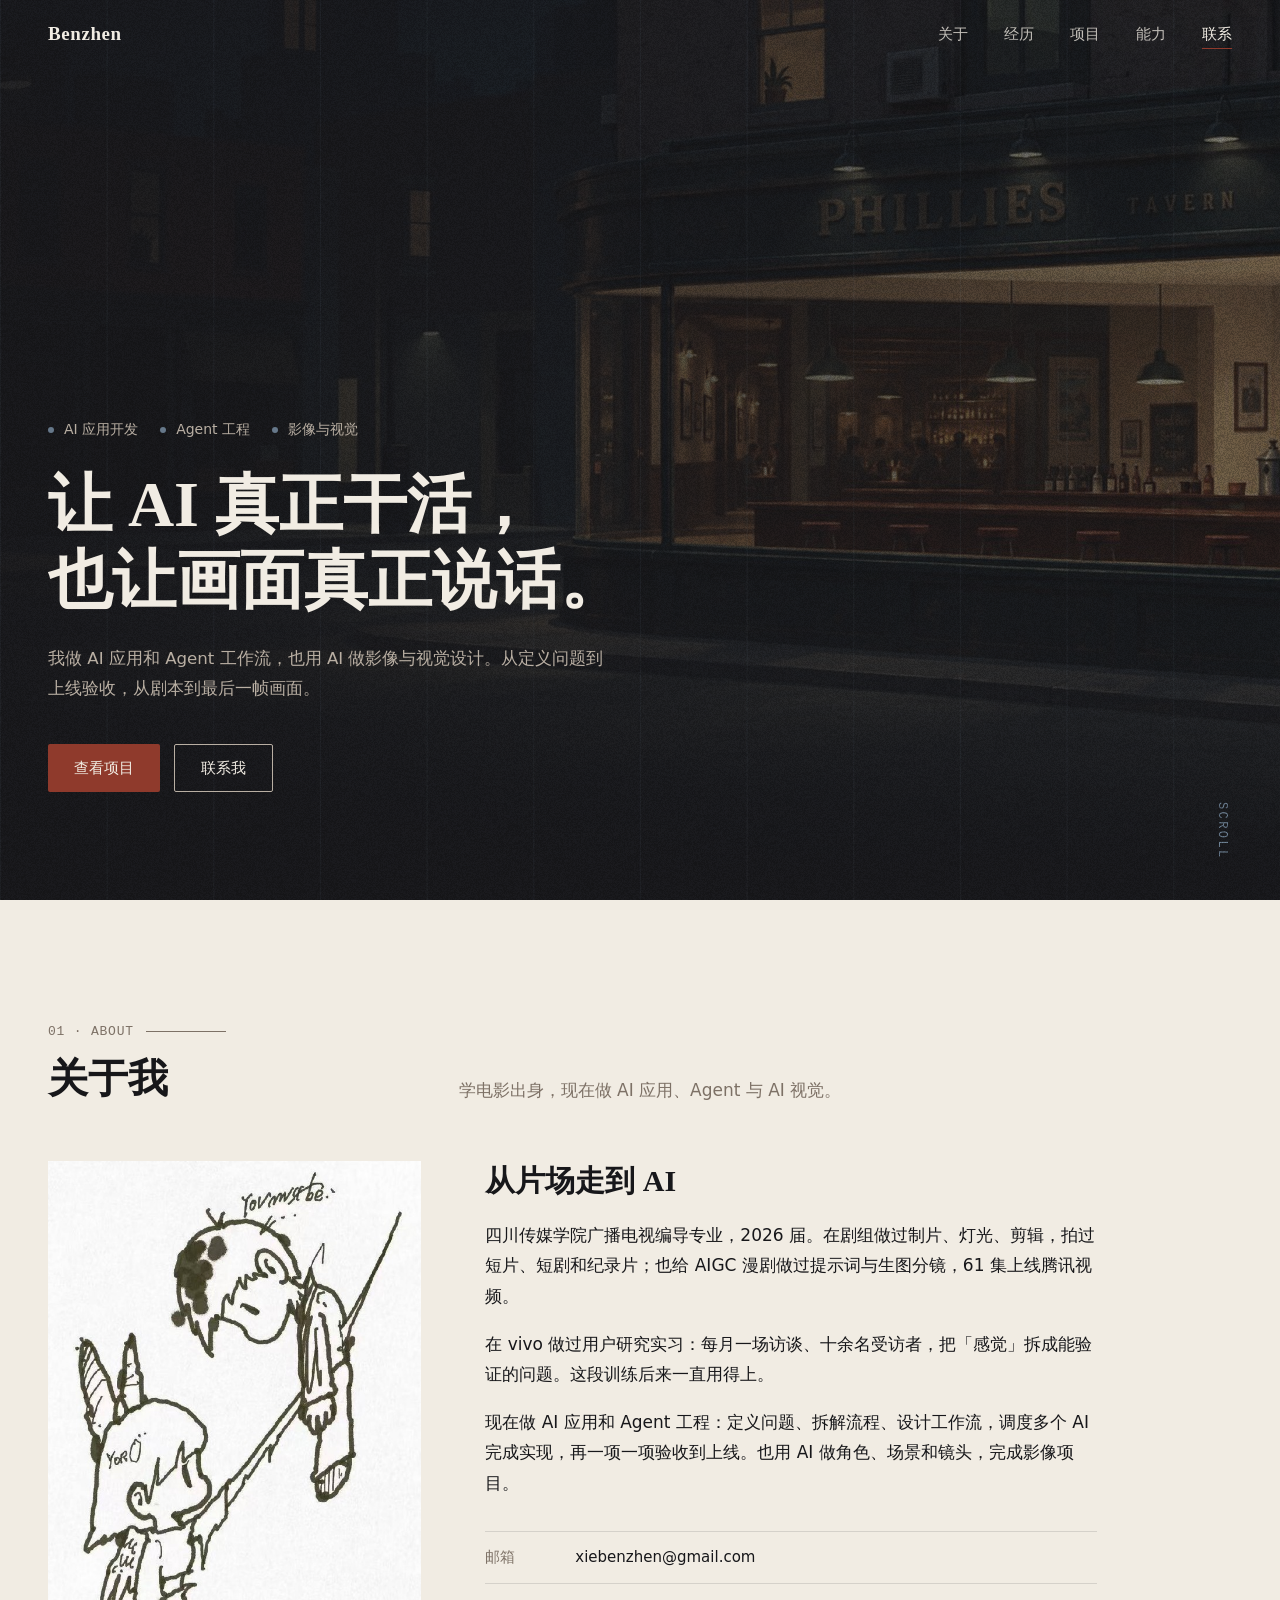
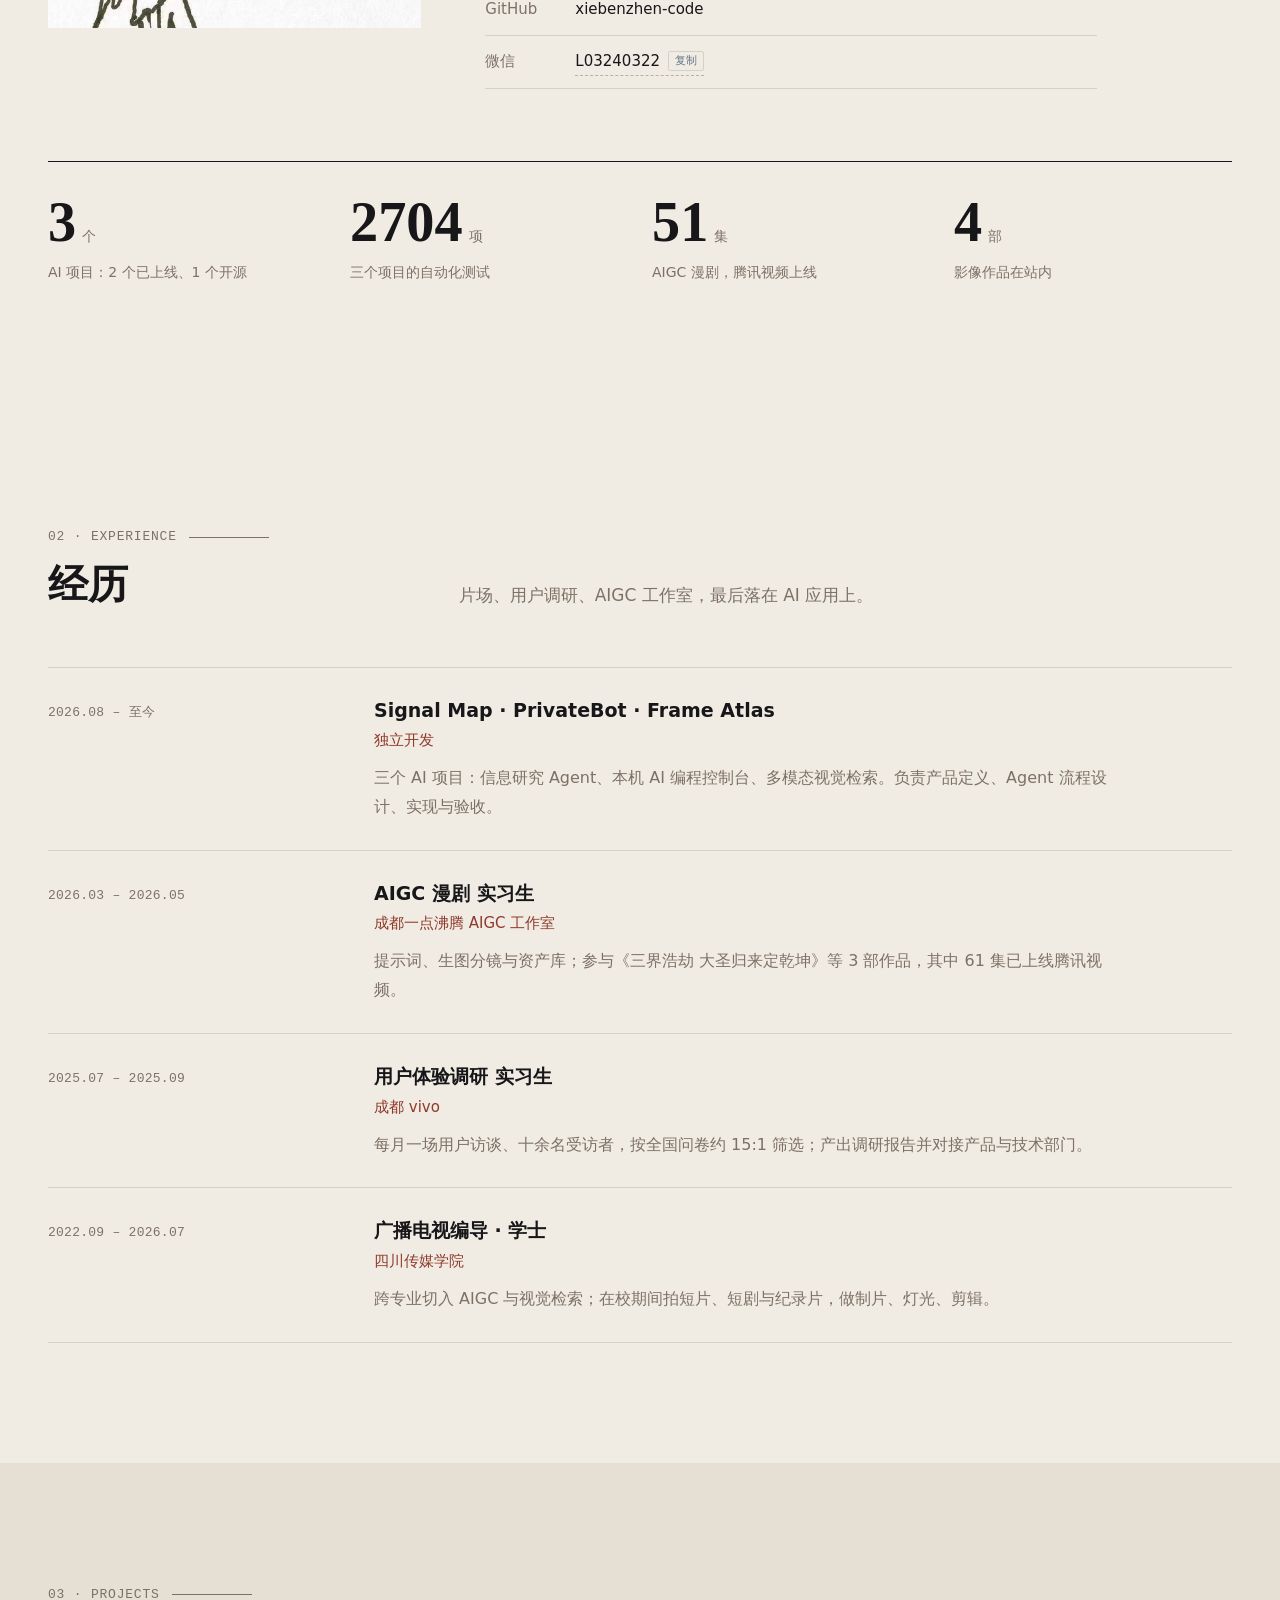
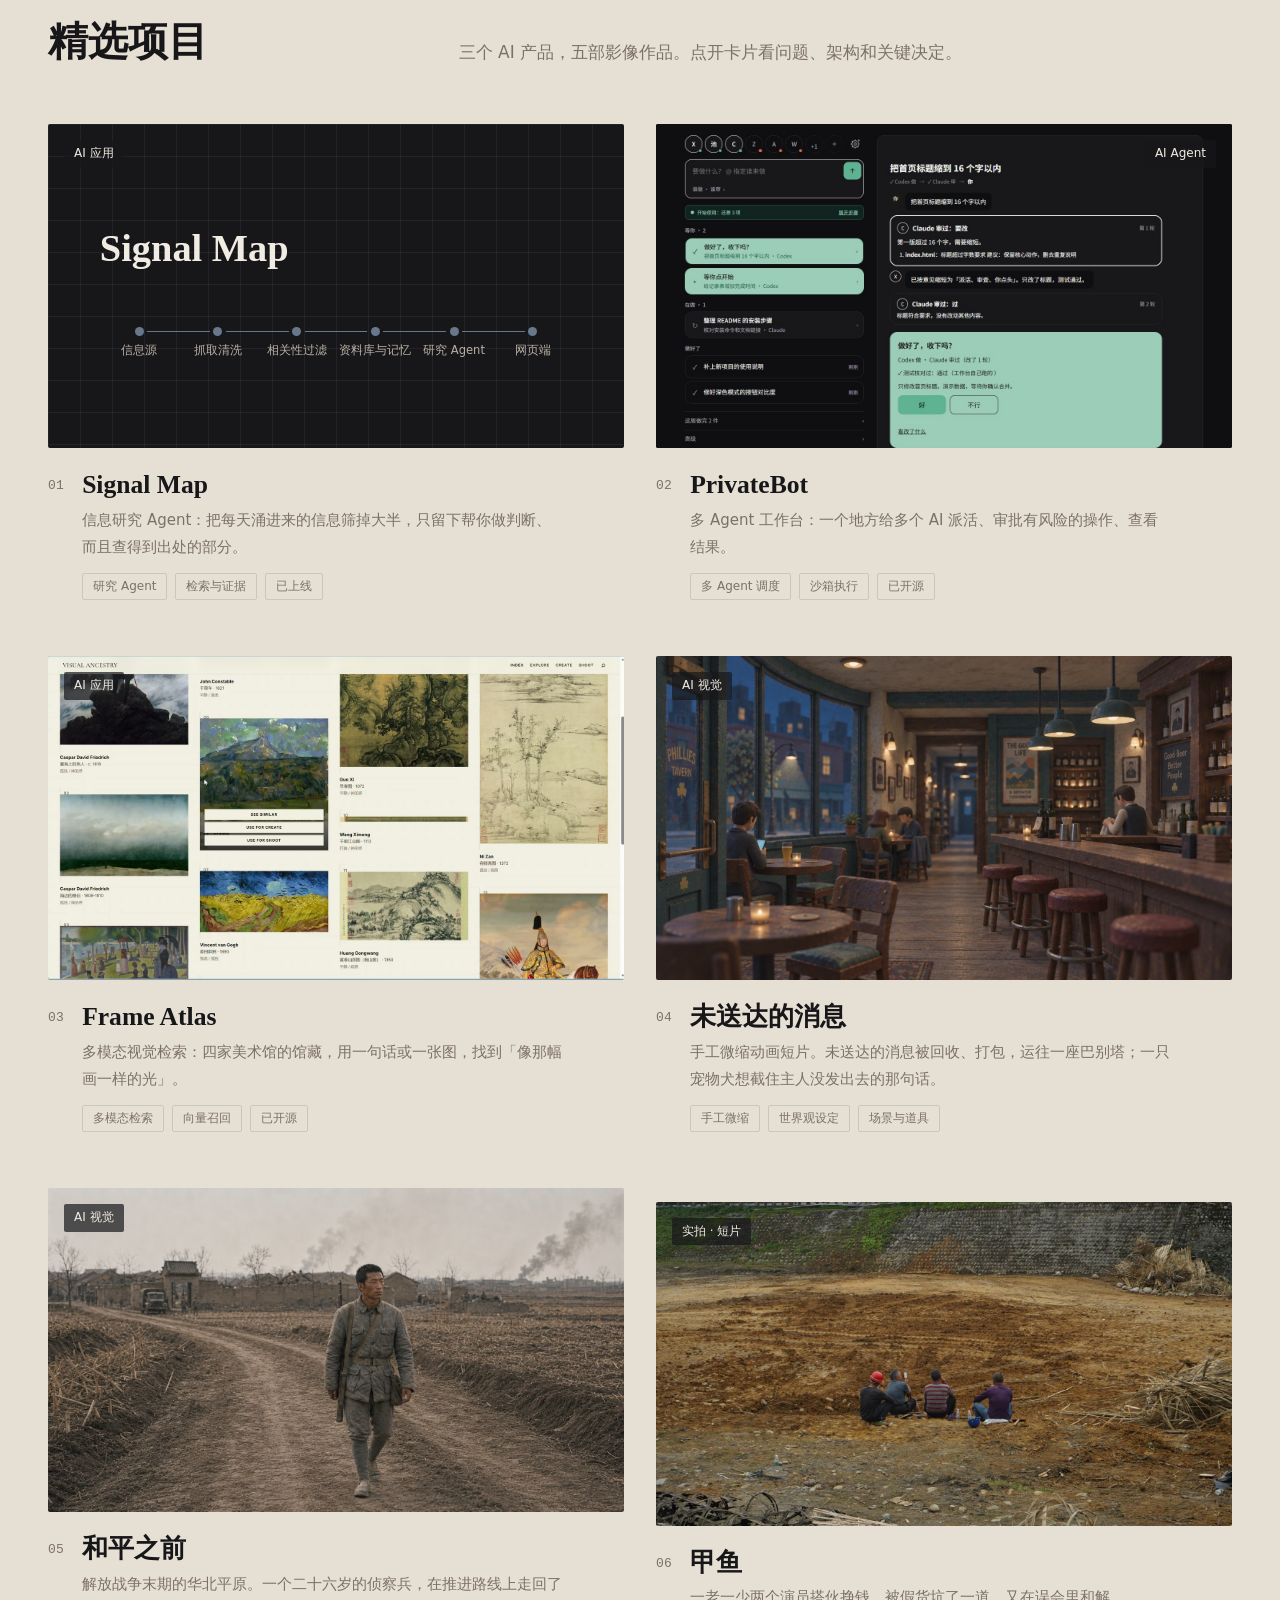
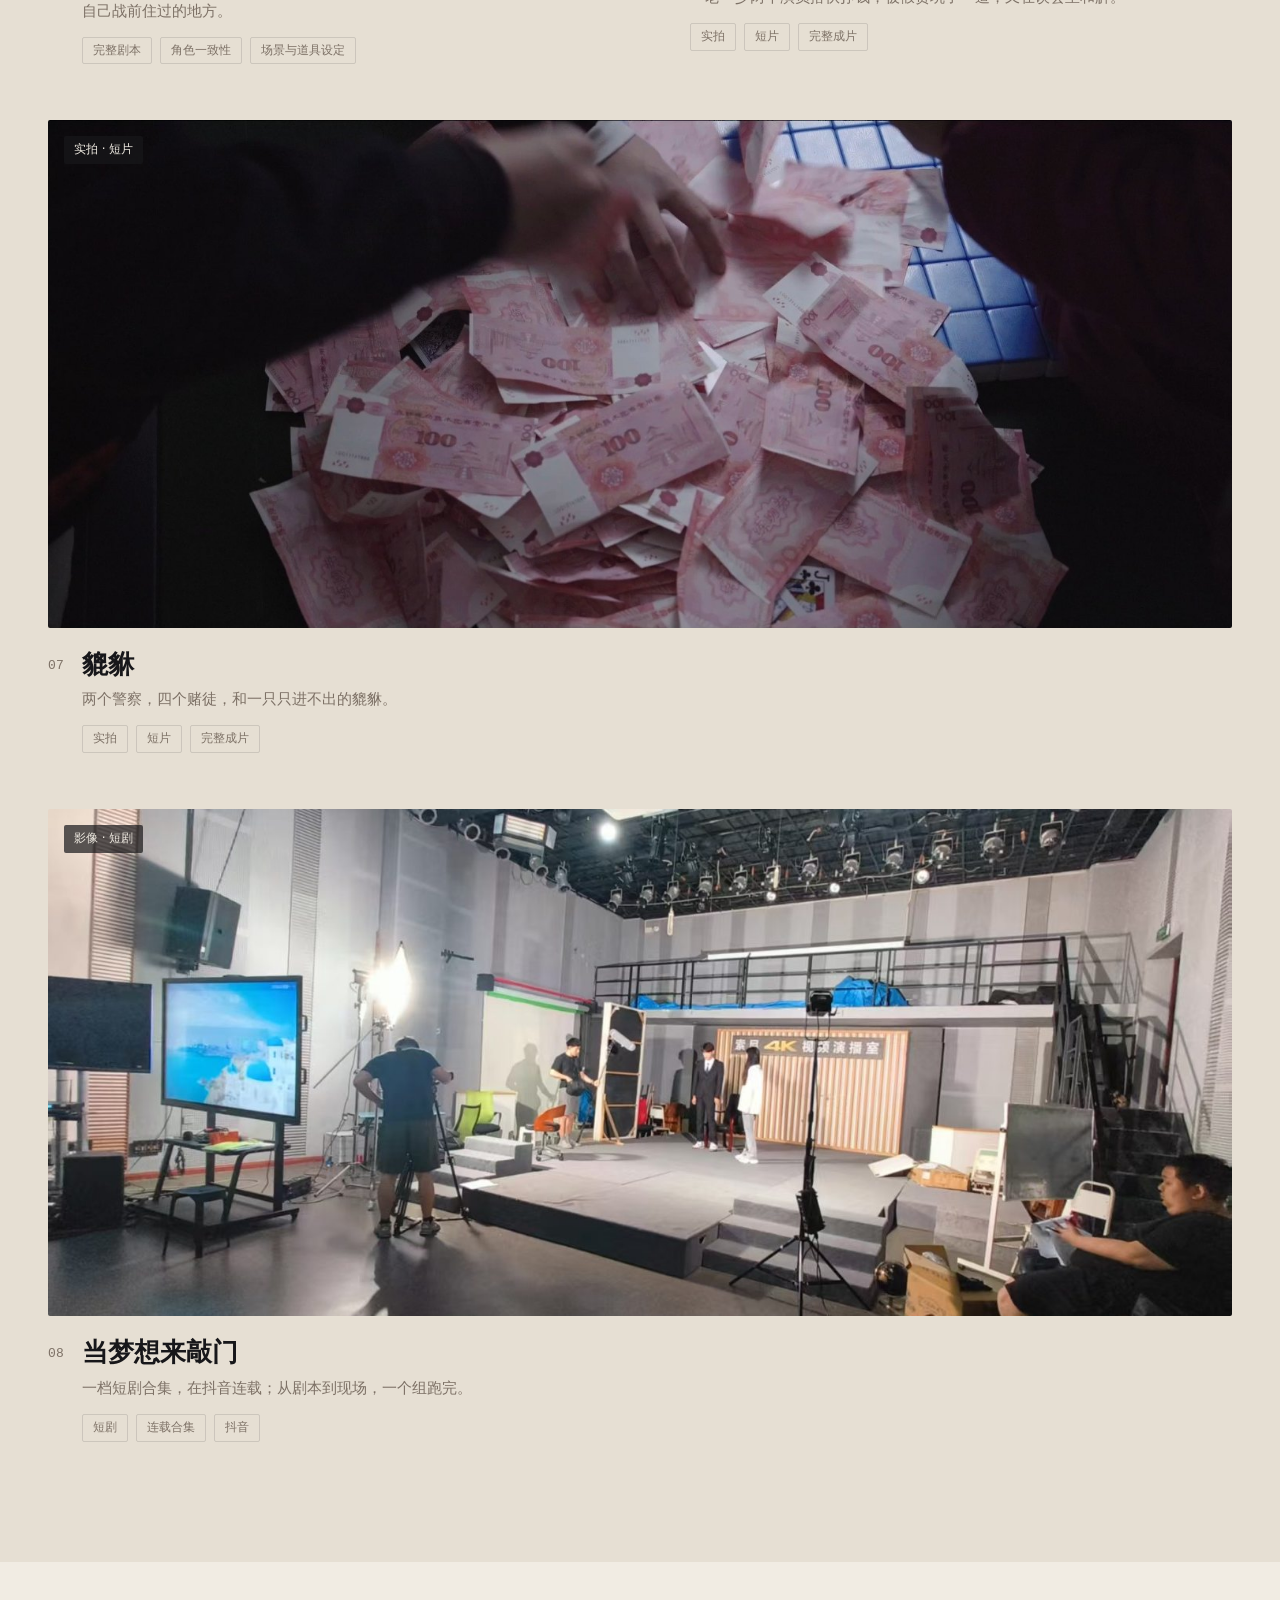
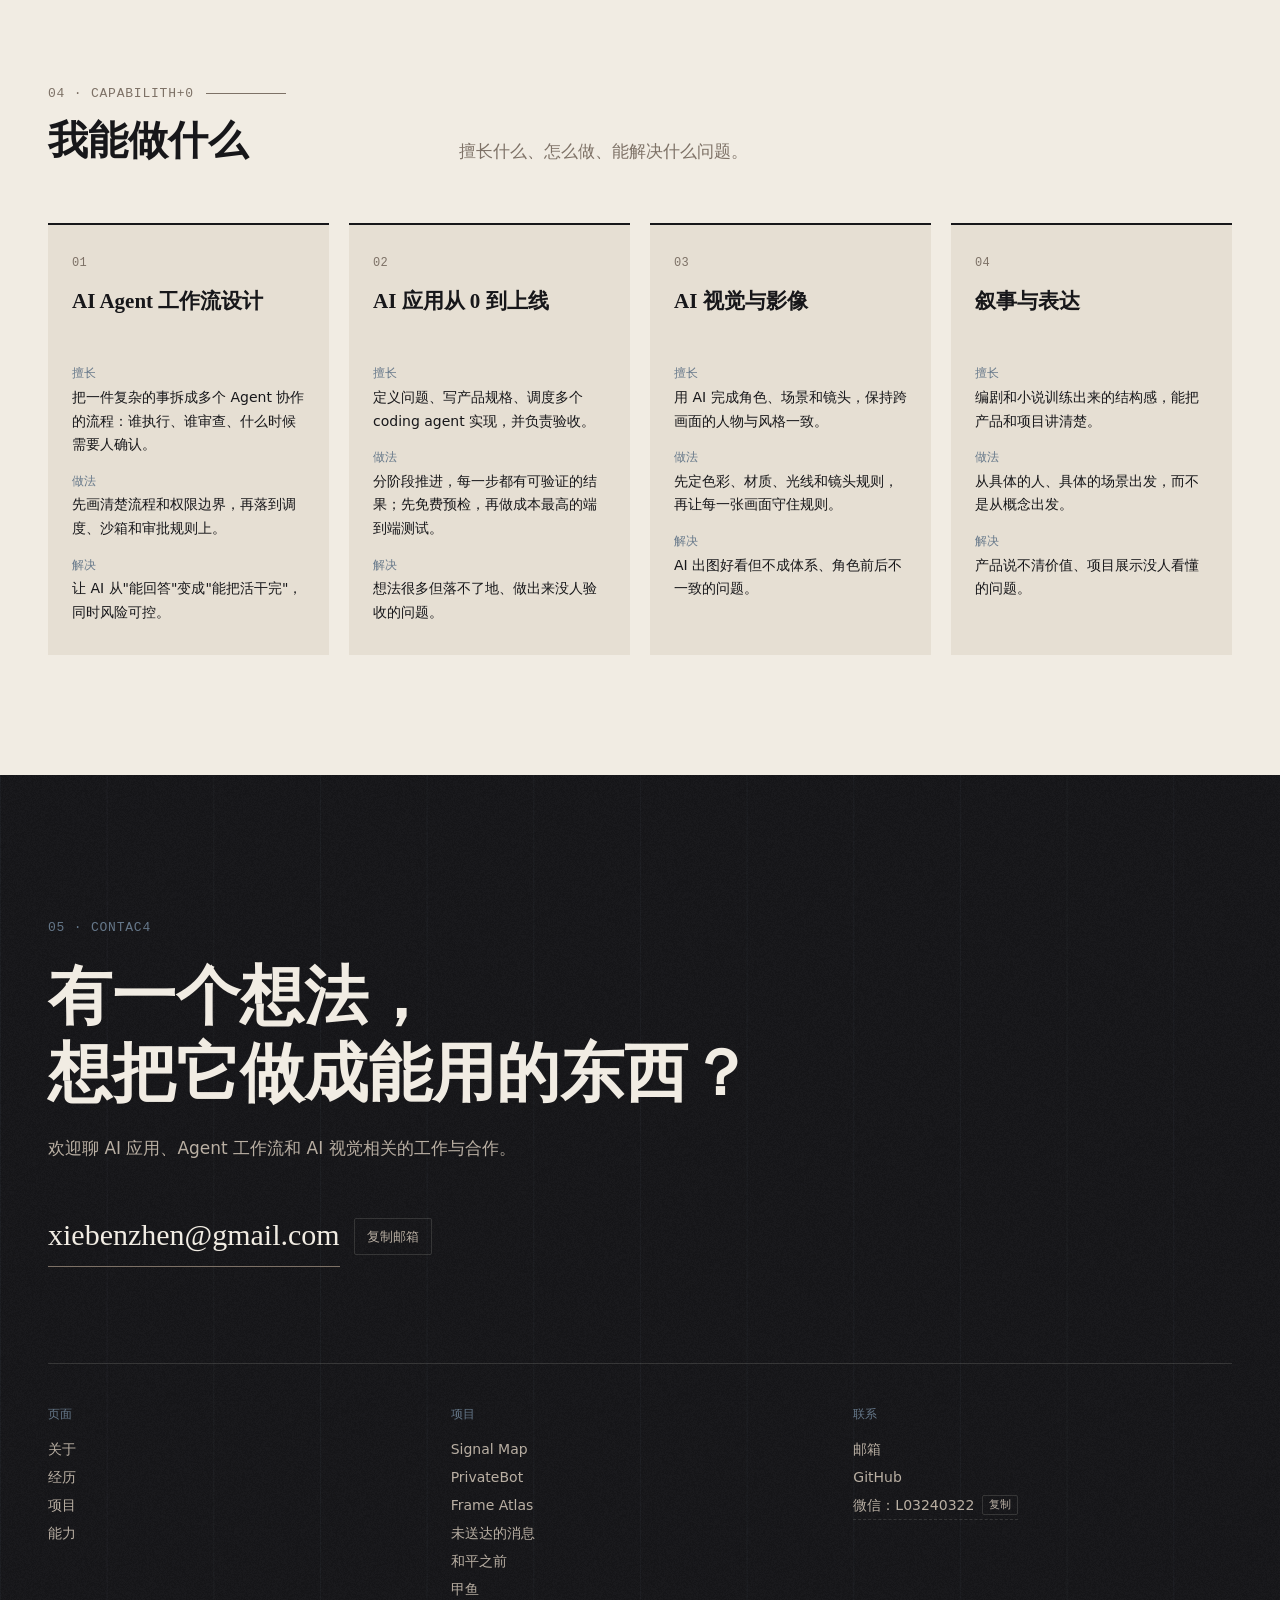
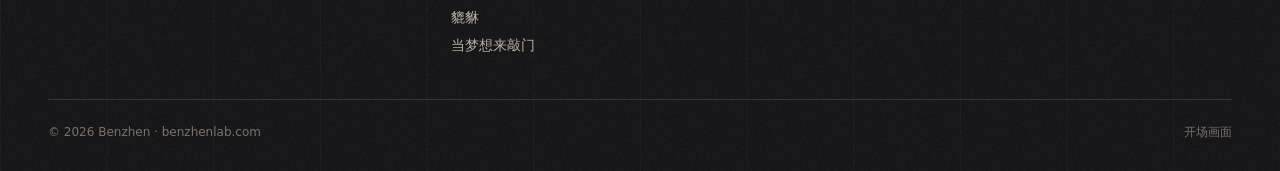
<file: index.html>
<!DOCTYPE html>
<html lang="zh-CN">
<head>
<meta charset="utf-8">
<meta name="viewport" content="width=device-width, initial-scale=1, viewport-fit=cover">
<title>Benzhen｜AI 应用 · Agent 工程 · 影像</title>
<meta name="description" content="Benzhen 的个人站：AI 应用与 Agent 工程，也做影像与视觉设计。Signal Map、PrivateBot、未送达的消息等项目。">
<meta name="theme-color" content="#17171A">
<link rel="canonical" href="https://benzhenlab.com/">
<meta property="og:type" content="website">
<meta property="og:site_name" content="Benzhen">
<meta property="og:url" content="https://benzhenlab.com/">
<meta property="og:title" content="Benzhen｜AI 应用 · Agent 工程 · 影像">
<meta property="og:description" content="让 AI 真正干活，也让画面真正说话。八个项目：Signal Map、PrivateBot、Frame Atlas、未送达的消息、和平之前、貔貅、甲鱼、当梦想来敲门。">
<meta property="og:image" content="https://benzhenlab.com/assets/img/msg-tavern.jpg">
<meta name="twitter:card" content="summary_large_image">
<link rel="icon" href="data:image/svg+xml,%3Csvg xmlns='http://www.w3.org/2000/svg' viewBox='0 0 64 64'%3E%3Crect width='64' height='64' fill='%2317171A'/%3E%3Cpath d='M14 26V14h12M50 38v12H38' stroke='%23B9AFA3' stroke-width='2' fill='none'/%3E%3Ccircle cx='32' cy='32' r='7' fill='%238F3A2C'/%3E%3C/svg%3E">
<link rel="preload" as="image" href="assets/img/msg-street.jpg">
<link rel="stylesheet" href="assets/css/style.css">
</head>
<body class="page-in">

<header class="nav" id="nav">
  <div class="wrap">
    <a class="logo" href="index.html" id="logo"></a>
    <button class="menu-btn" id="menu" aria-label="打开菜单" aria-expanded="false"><i></i></button>
    <ul id="links">
      <li><a href="#about">关于</a></li>
      <li><a href="#experience">经历</a></li>
      <li><a href="#projects">项目</a></li>
      <li><a href="#strengths">能力</a></li>
      <li><a href="#contact">联系</a></li>
    </ul>
  </div>
</header>

<main>
  <!-- 1 首屏 -->
  <section class="hero on-dark" id="top">
    <div class="bg"><img id="hero-img" alt=""></div>
    <div class="grid"></div>
    <div class="wrap">
      <div class="kicker" id="hero-roles"></div>
      <h1 id="hero-title"></h1>
      <p id="hero-sub"></p>
      <div class="acts" id="hero-acts"></div>
    </div>
    <span class="scroll mono">SCROLL</span>
  </section>

  <!-- 2 个人经历 -->
  <section class="sec" id="about">
    <div class="wrap">
      <div class="sec-head">
        <div><div class="no"><span class="mono-lbl" data-decrypt>01 · ABOUT</span></div><h2>关于我</h2></div>
        <p>学电影出身，现在做 AI 应用、Agent 与 AI 视觉。</p>
      </div>
      <div class="about-grid">
        <div class="portrait" id="portrait"></div>
        <div class="about-txt">
          <h3 id="about-title"></h3>
          <div id="about-text"></div>
          <dl class="contact-list" id="about-contact"></dl>
        </div>
      </div>
      <div class="stats" id="stats"></div>
    </div>
  </section>


  <!-- 3 经历 -->
  <section class="sec" id="experience">
    <div class="wrap">
      <div class="sec-head">
        <div><div class="no"><span class="mono-lbl" data-decrypt>02 · EXPERIENCE</span></div><h2>经历</h2></div>
        <p>片场、用户调研、AIGC 工作室，最后落在 AI 应用上。</p>
      </div>
      <ol class="tl" id="tl"></ol>
    </div>
  </section>

  <!-- 4 精选项目 -->
  <section class="sec projects" id="projects">
    <div class="wrap">
      <div class="sec-head">
        <div><div class="no"><span class="mono-lbl" data-decrypt>03 · PROJECTS</span></div><h2>精选项目</h2></div>
        <p>三个 AI 产品，五部影像作品。点开卡片看问题、架构和关键决定。</p>
      </div>
      <div class="proj-grid" id="proj-grid"></div>
    </div>
  </section>

  <!-- 4 个人优势 -->
  <section class="sec" id="strengths">
    <div class="wrap">
      <div class="sec-head">
        <div><div class="no"><span class="mono-lbl" data-decrypt>04 · CAPABILITIES</span></div><h2>我能做什么</h2></div>
        <p>擅长什么、怎么做、能解决什么问题。</p>
      </div>
      <div class="str-grid" id="str-grid"></div>
    </div>
  </section>

  <!-- 5 页尾联系 -->
  <section class="end" id="contact">
    <div class="grid"></div>
    <div class="wrap">
      <div class="no" style="color:var(--steel);font-size:13px"><span class="mono-lbl" data-decrypt>05 · CONTACT</span></div>
      <h2 id="end-title" style="margin-top:20px"></h2>
      <p class="lead" id="end-text"></p>
      <div class="mail">
        <a class="addr" id="end-mail"></a>
        <button class="copy" id="copy">复制邮箱</button>
      </div>
      <div class="end-cols">
        <div><h4>页面</h4><a href="#about">关于</a><a href="#experience">经历</a><a href="#projects">项目</a><a href="#strengths">能力</a></div>
        <div><h4>项目</h4><div id="end-proj"></div></div>
        <div><h4>联系</h4><div id="end-contact"></div></div>
      </div>
      <div class="foot"><span id="copyr"></span><a href="intro.html" style="text-decoration:none">开场画面</a></div>
    </div>
  </section>
</main>

<dialog class="detail" id="detail" aria-labelledby="d-title">
  <div class="d-bar"><span id="d-kind"></span><span class="d-hint mono">← → 切换项目</span><button id="d-close">关闭 ✕</button></div>
  <div class="d-body" id="d-body"></div>
</dialog>

<script src="assets/js/content.js"></script>
<script src="assets/js/fx.js"></script>
<script src="assets/js/main.js"></script>
</body>
</html>
</file>
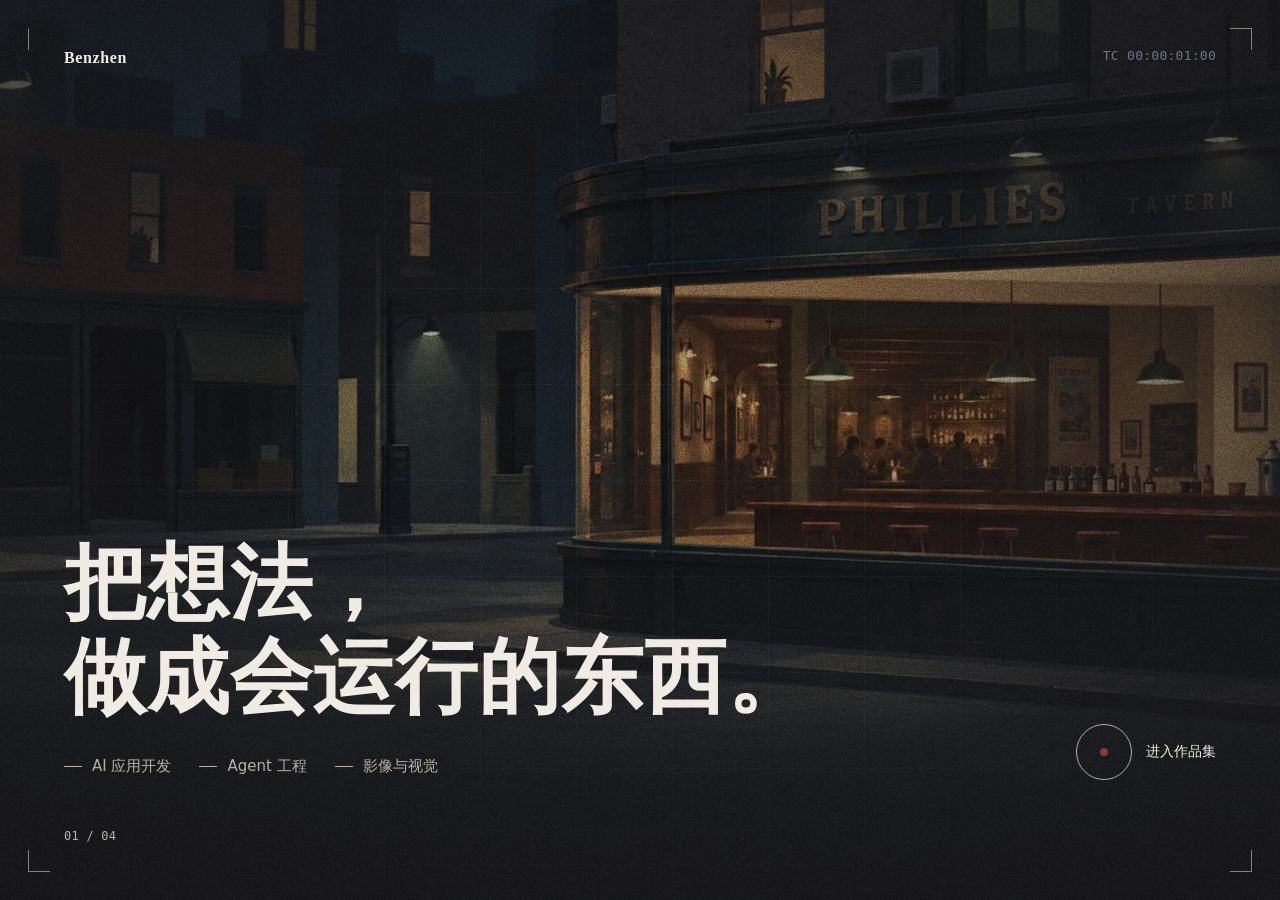
<file: intro.html>
<!DOCTYPE html>
<html lang="zh-CN">
<head>
<meta charset="utf-8">
<meta name="viewport" content="width=device-width, initial-scale=1, viewport-fit=cover">
<title>Benzhen｜AI 应用产品 · Agent 工作流 · AI 视觉</title>
<meta name="description" content="AI 应用产品、Agent 工作流设计与 AI 视觉设计作品集。">
<meta name="theme-color" content="#17171A">
<link rel="canonical" href="https://benzhenlab.com/">
<meta property="og:type" content="website">
<meta property="og:site_name" content="Benzhen">
<meta property="og:url" content="https://benzhenlab.com/">
<meta property="og:title" content="Benzhen｜AI 应用产品 · Agent 工作流 · AI 视觉">
<meta property="og:description" content="把想法，做成会运行的东西。">
<meta property="og:image" content="https://benzhenlab.com/assets/img/msg-street.jpg">
<meta name="twitter:card" content="summary_large_image">
<link rel="icon" href="data:image/svg+xml,%3Csvg xmlns='http://www.w3.org/2000/svg' viewBox='0 0 64 64'%3E%3Crect width='64' height='64' fill='%2317171A'/%3E%3Cpath d='M14 26V14h12M50 38v12H38' stroke='%23B9AFA3' stroke-width='2' fill='none'/%3E%3Ccircle cx='32' cy='32' r='7' fill='%238F3A2C'/%3E%3C/svg%3E">
<link rel="preload" as="image" href="assets/img/msg-street.jpg">
<link rel="stylesheet" href="assets/css/style.css">
</head>
<body>

<main class="splash" id="splash" role="link" tabindex="0" aria-label="进入作品集">
  <div class="slides" id="slides"></div>
  <div class="veil"></div>
  <div class="grid"></div>
  <span class="crop tl"></span><span class="crop tr"></span><span class="crop bl"></span><span class="crop br"></span>

  <div class="top">
    <b id="brand"></b>
    <span class="tc mono" id="tc">TC 00:00:00:00</span>
  </div>

  <div class="center">
    <h1 id="title"></h1>
    <div class="roles" id="roles"></div>
  </div>

  <div class="enter"><i></i><span id="enter"></span></div>
  <div class="count mono" id="count"></div>
</main>

<div class="curtain" id="curtain"></div>

<script src="assets/js/content.js"></script>
<script src="assets/js/fx.js"></script>
<script>
const S = window.SITE, $ = s => document.querySelector(s);
$('#brand').textContent = S.name;
$('#title').innerHTML = S.splash.title.map(t=>`<span>${t}</span>`).join('');
$('#roles').innerHTML = S.roles.map(r=>`<span>${r}</span>`).join('');
$('#enter').textContent = S.splash.enter;

/* React Bits 动效 */
FX.noise($('#splash'), {opacity:.14, fps:24});
FX.blurText($('#title'), {animateBy:'letters', delay:55, distance:30});
FX.decrypt($('#brand'), {animateOn:'load', speed:60, characters:'ABCDEFGHIJKLMNOPQRSTUVWXYZ'});
FX.magnet(document.querySelector('.enter i'), {padding:80, magnetStrength:3, maxOffset:14});

/* 背景轮播 */
const box = $('#slides');
box.innerHTML = S.splash.images.map(src=>`<img src="${src}" alt="">`).join('');
const imgs = [...box.children]; let k = 0;
const show = () => {
  imgs.forEach((im,i)=>im.classList.toggle('on', i===k));
  $('#count').textContent = `${String(k+1).padStart(2,'0')} / ${String(imgs.length).padStart(2,'0')}`;
};
show();
if(!matchMedia('(prefers-reduced-motion:reduce)').matches) setInterval(()=>{ k=(k+1)%imgs.length; show(); }, 5200);

/* 时间码 */
const t0 = performance.now();
(function tick(){
  const f = Math.floor((performance.now()-t0)/1000*24), s = Math.floor(f/24);
  const p = n => String(n).padStart(2,'0');
  $('#tc').textContent = `TC ${p(Math.floor(s/3600))}:${p(Math.floor(s/60)%60)}:${p(s%60)}:${p(f%24)}`;
  requestAnimationFrame(tick);
})();

/* 进入作品集 */
let going = false;
function go(){
  if(going) return; going = true;
  $('#curtain').classList.add('go');
  setTimeout(()=>location.href='index.html', matchMedia('(prefers-reduced-motion:reduce)').matches ? 0 : 720);
}
$('#splash').addEventListener('click', go);
addEventListener('keydown', e=>{ if(e.key==='Enter'||e.key===' '){ e.preventDefault(); go(); } });
</script>
</body>
</html>
</file>
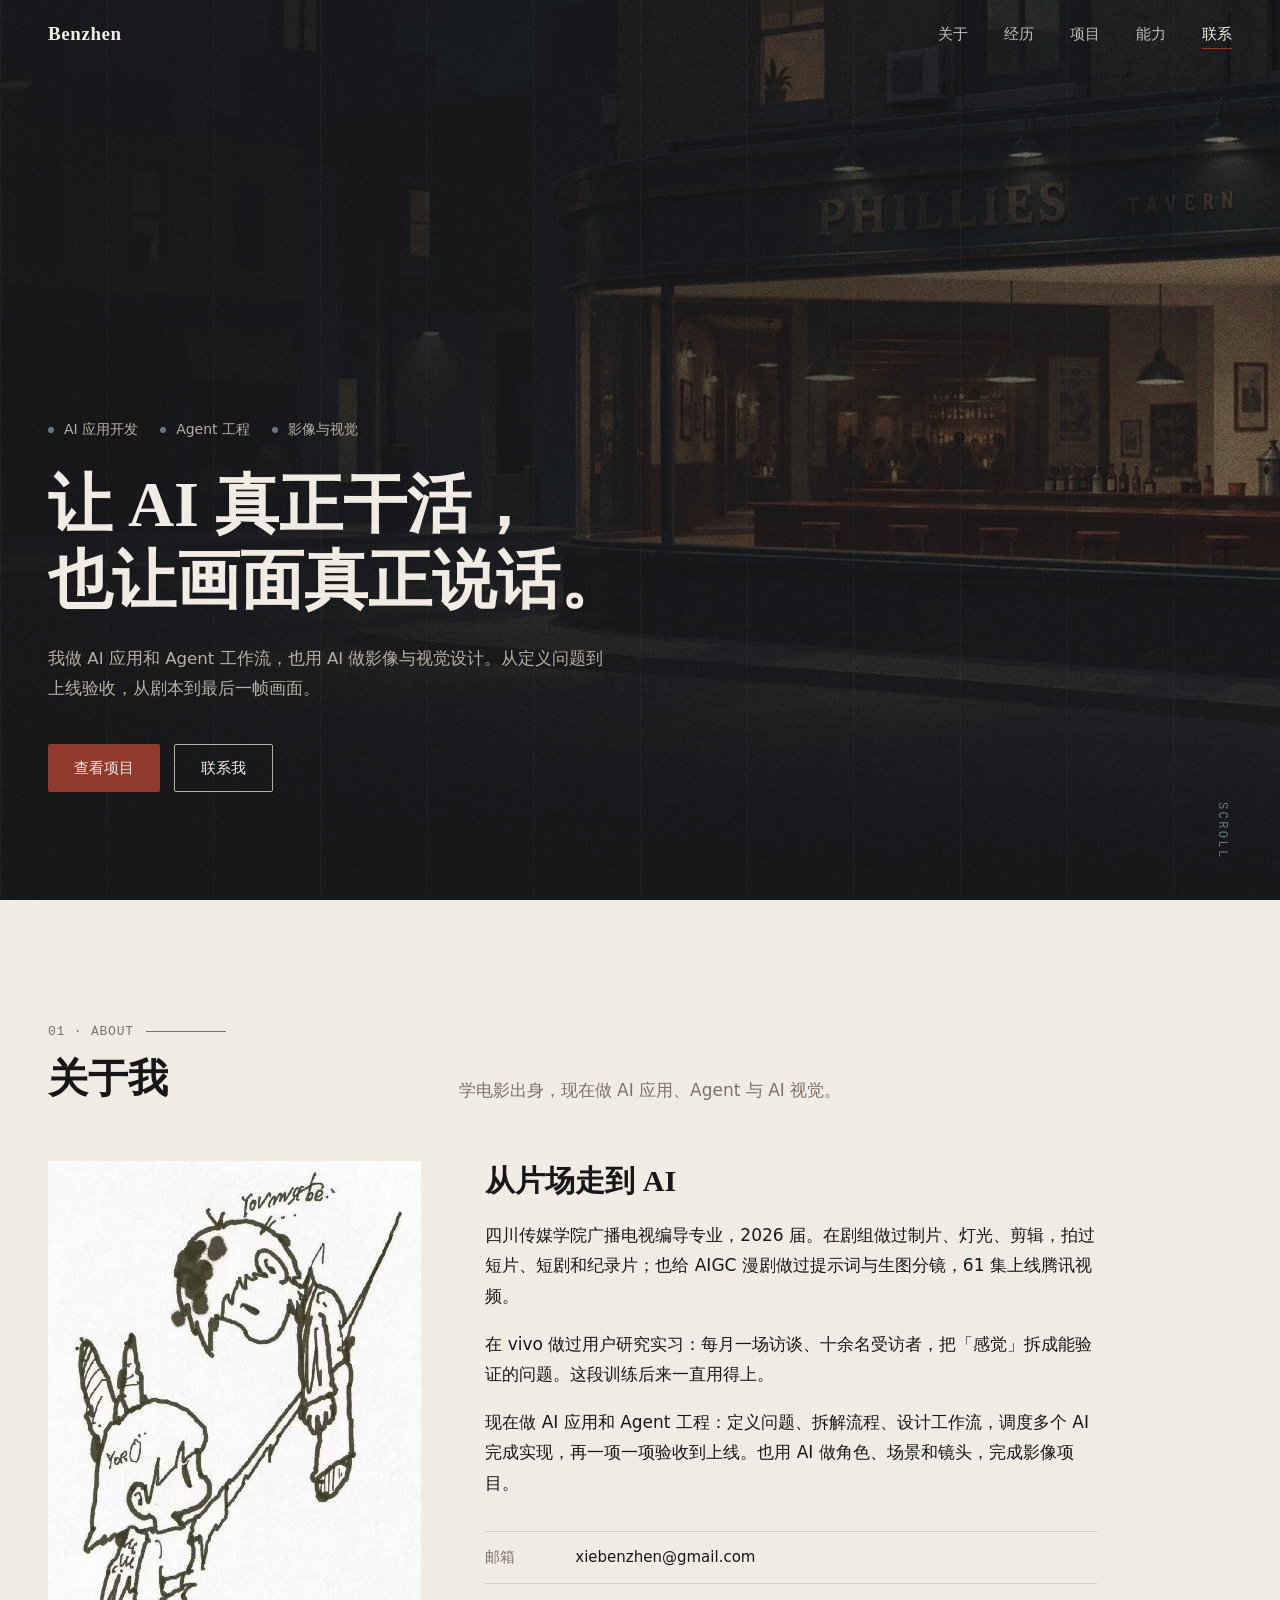
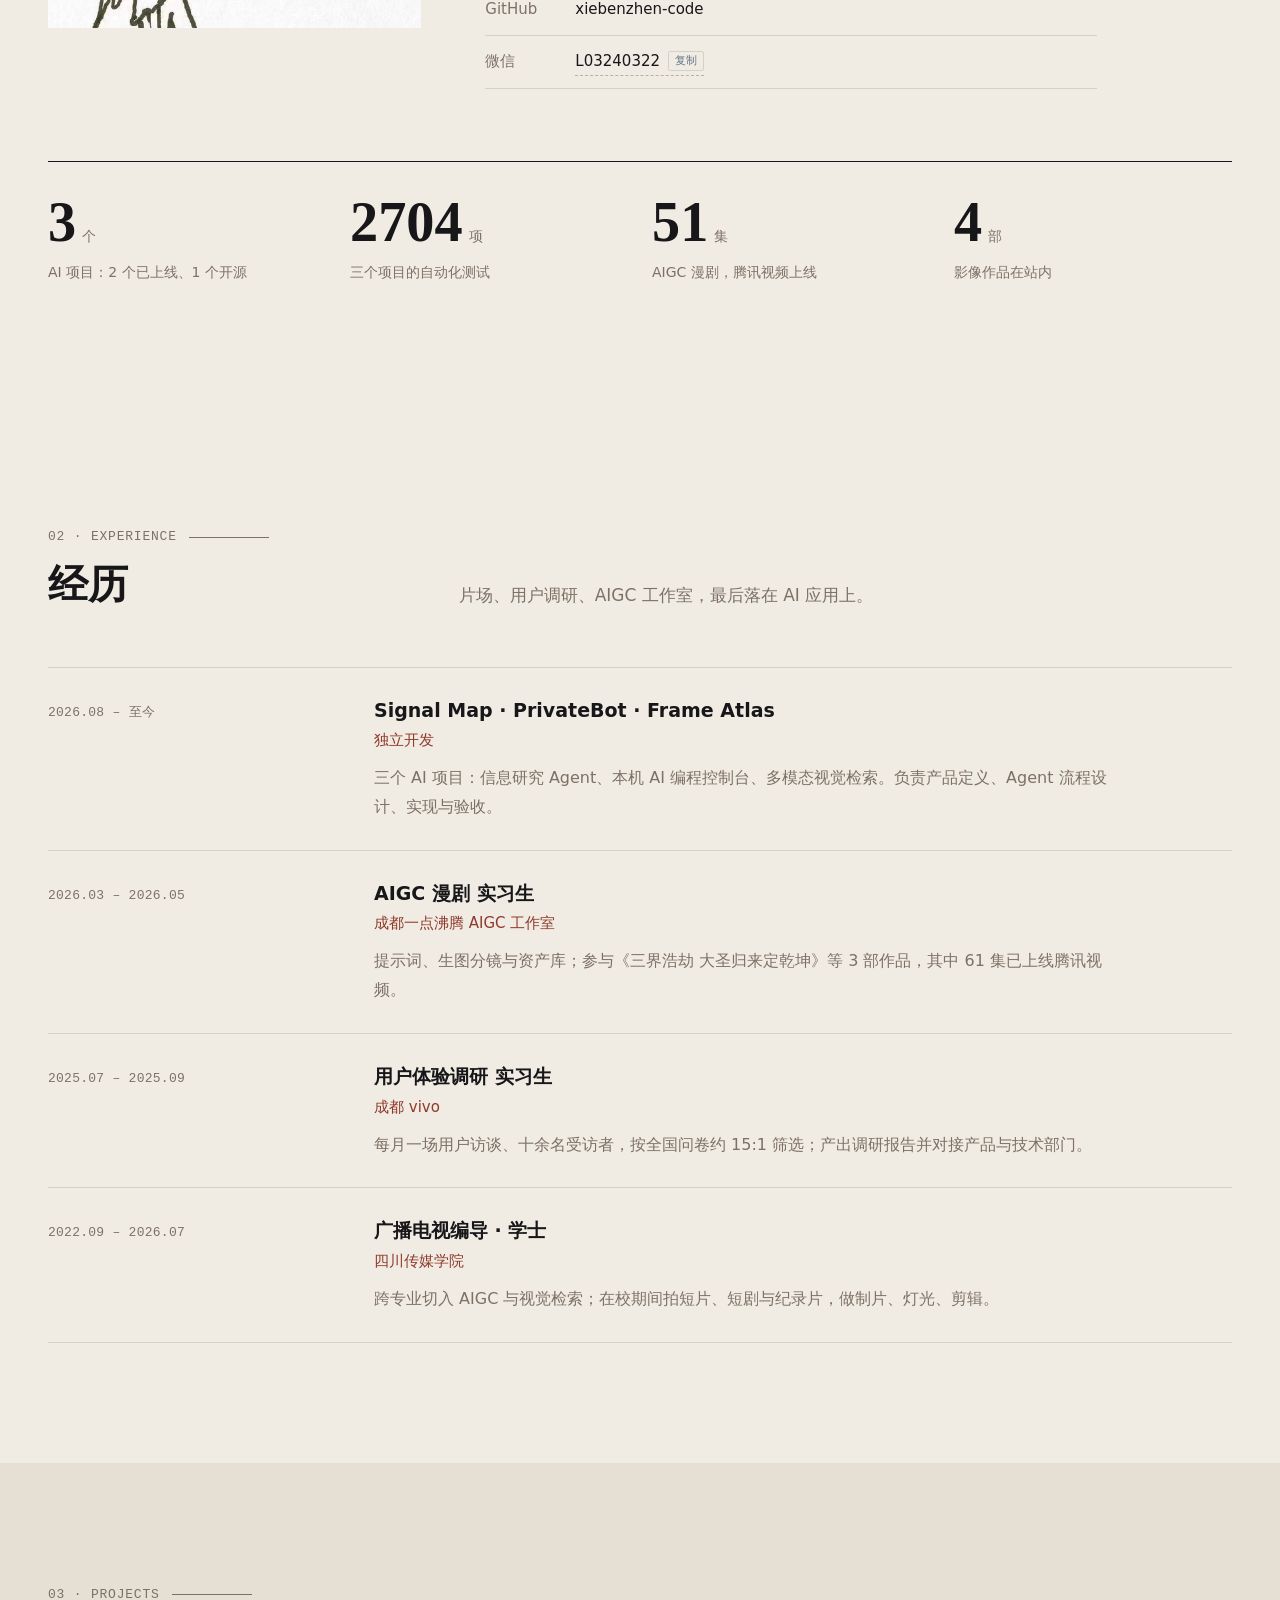
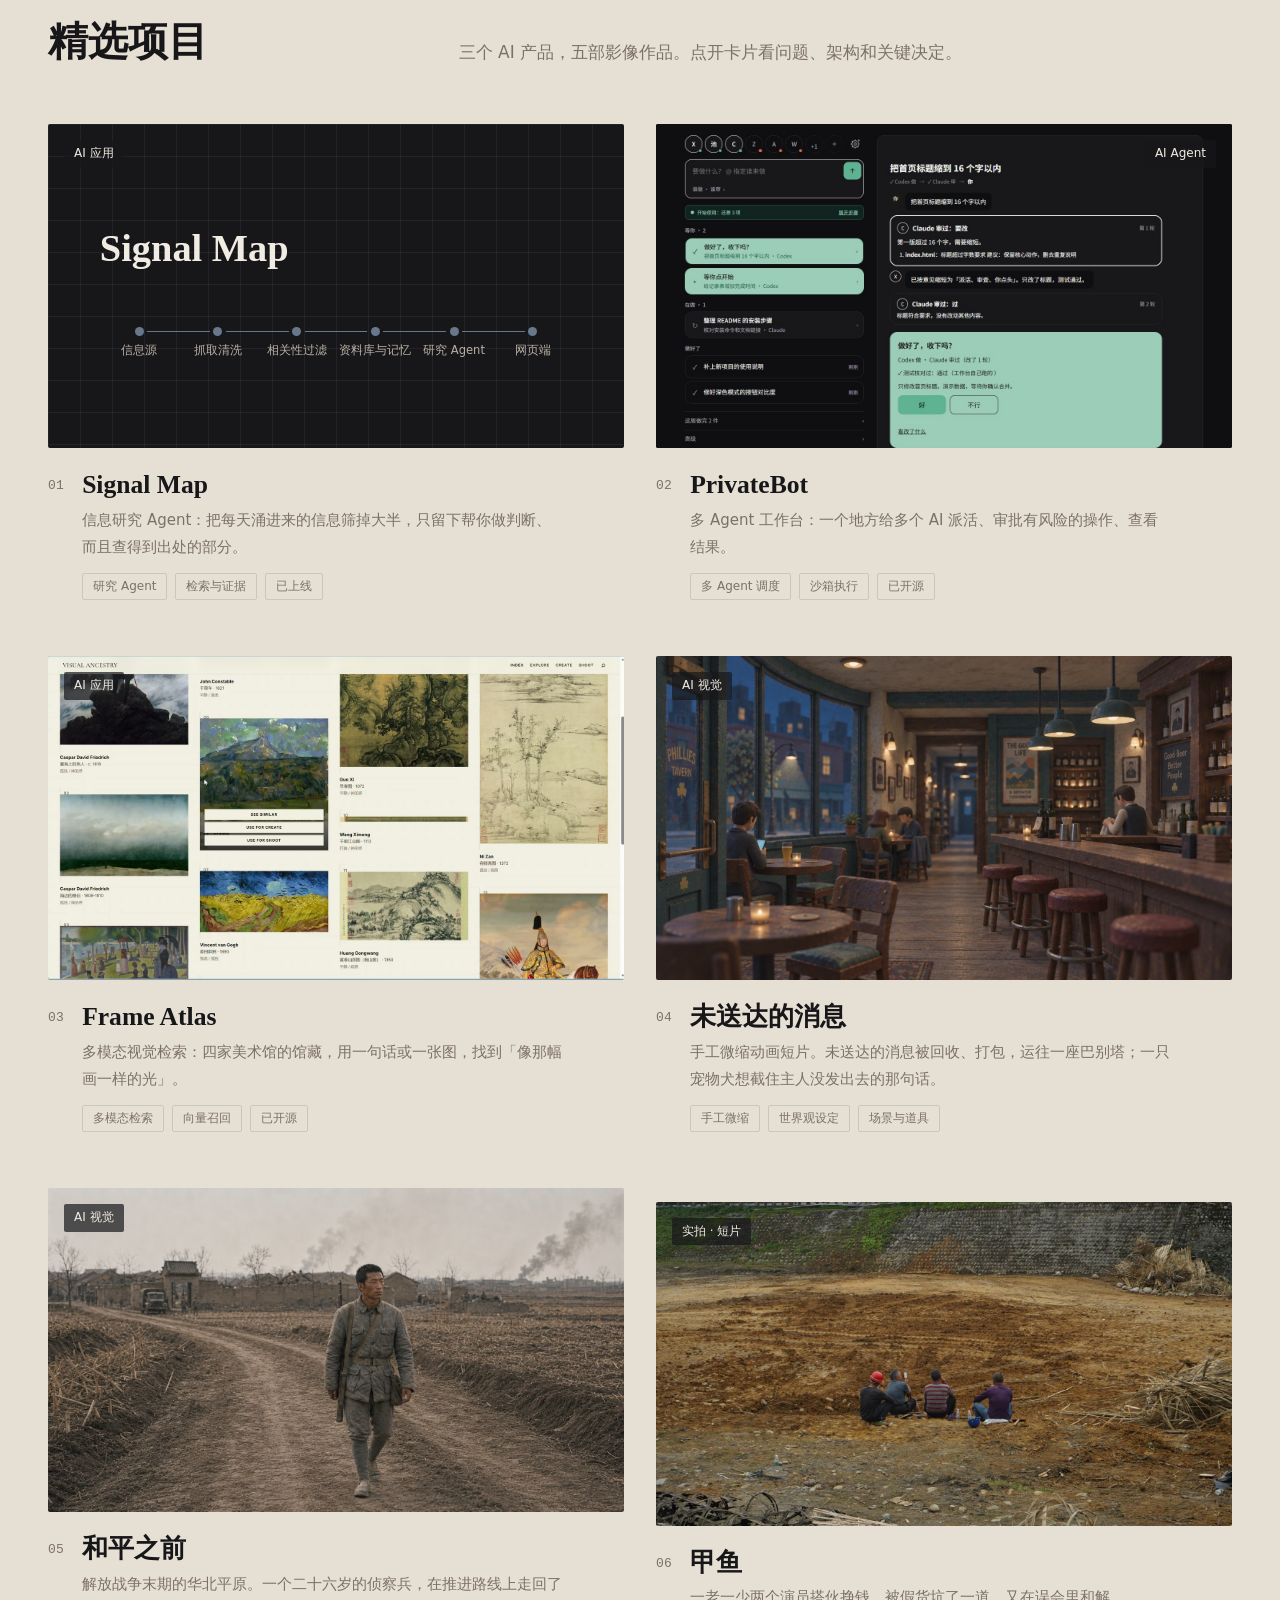
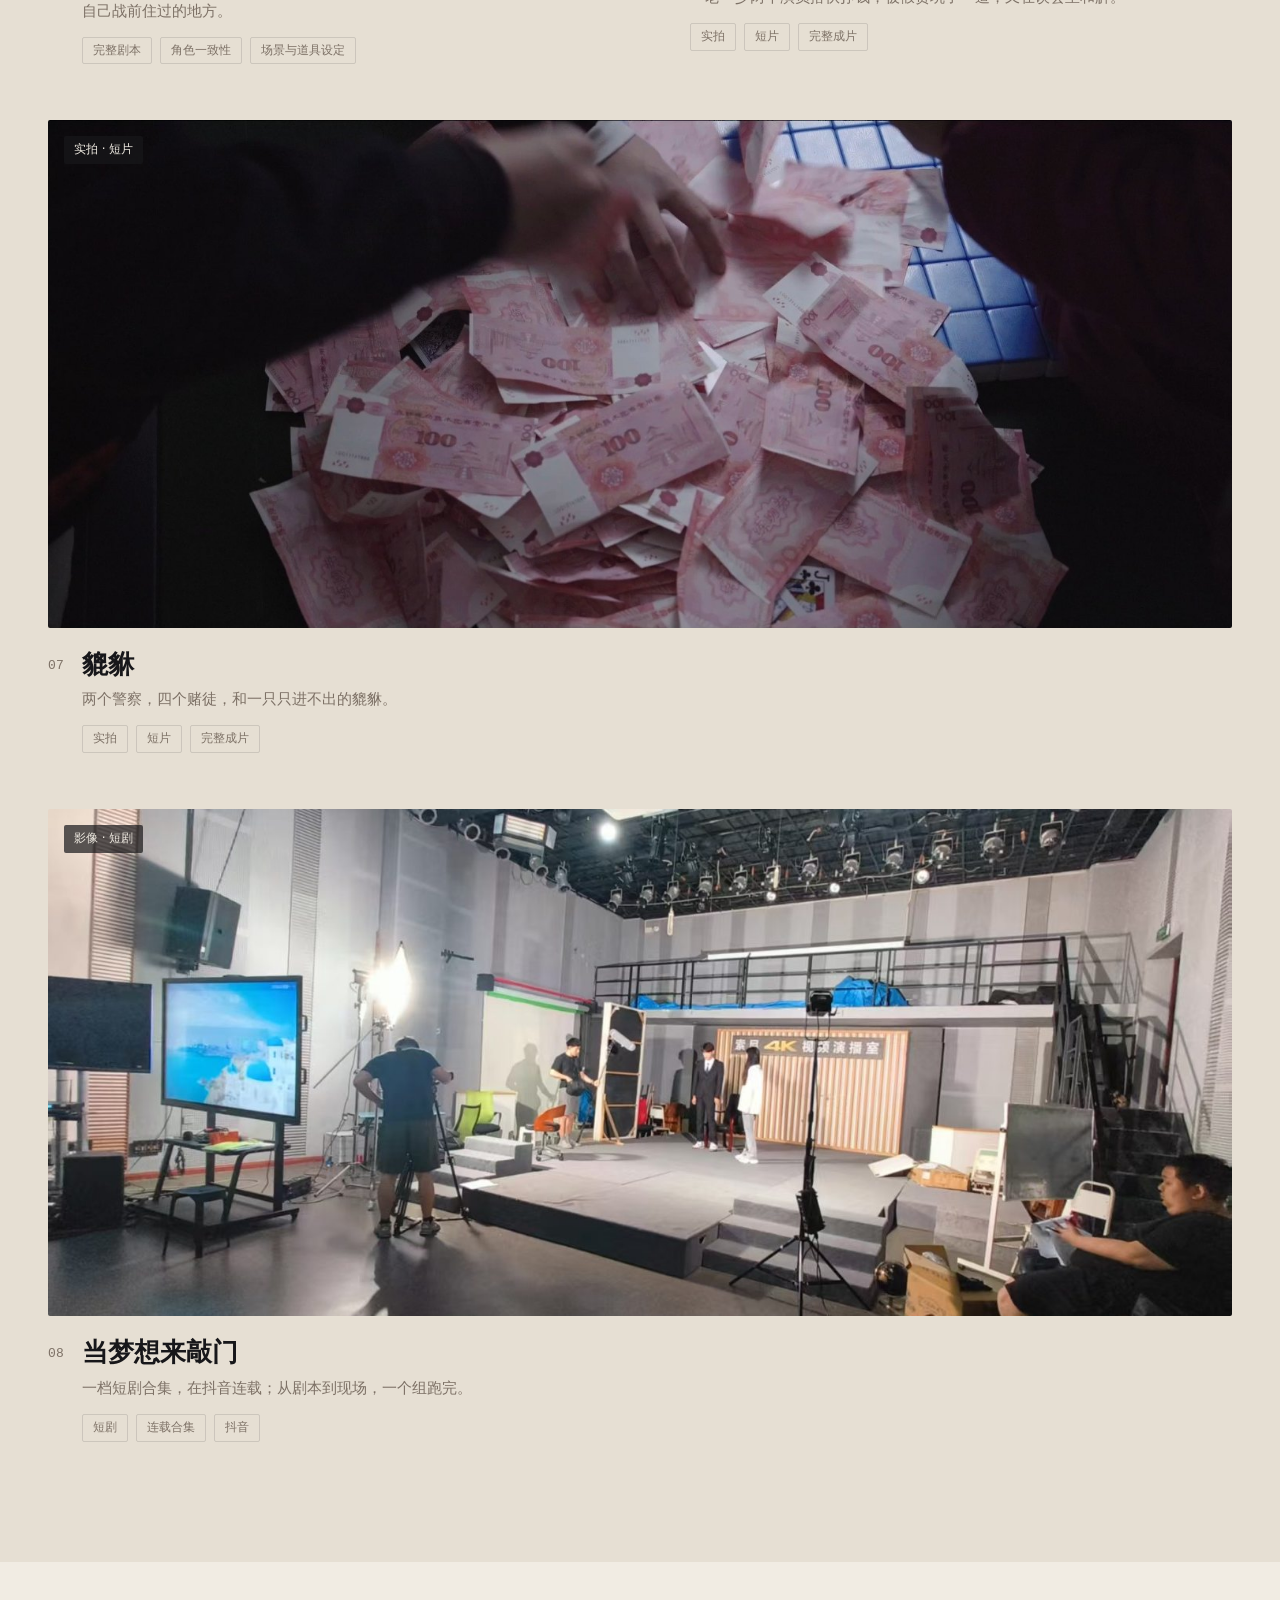
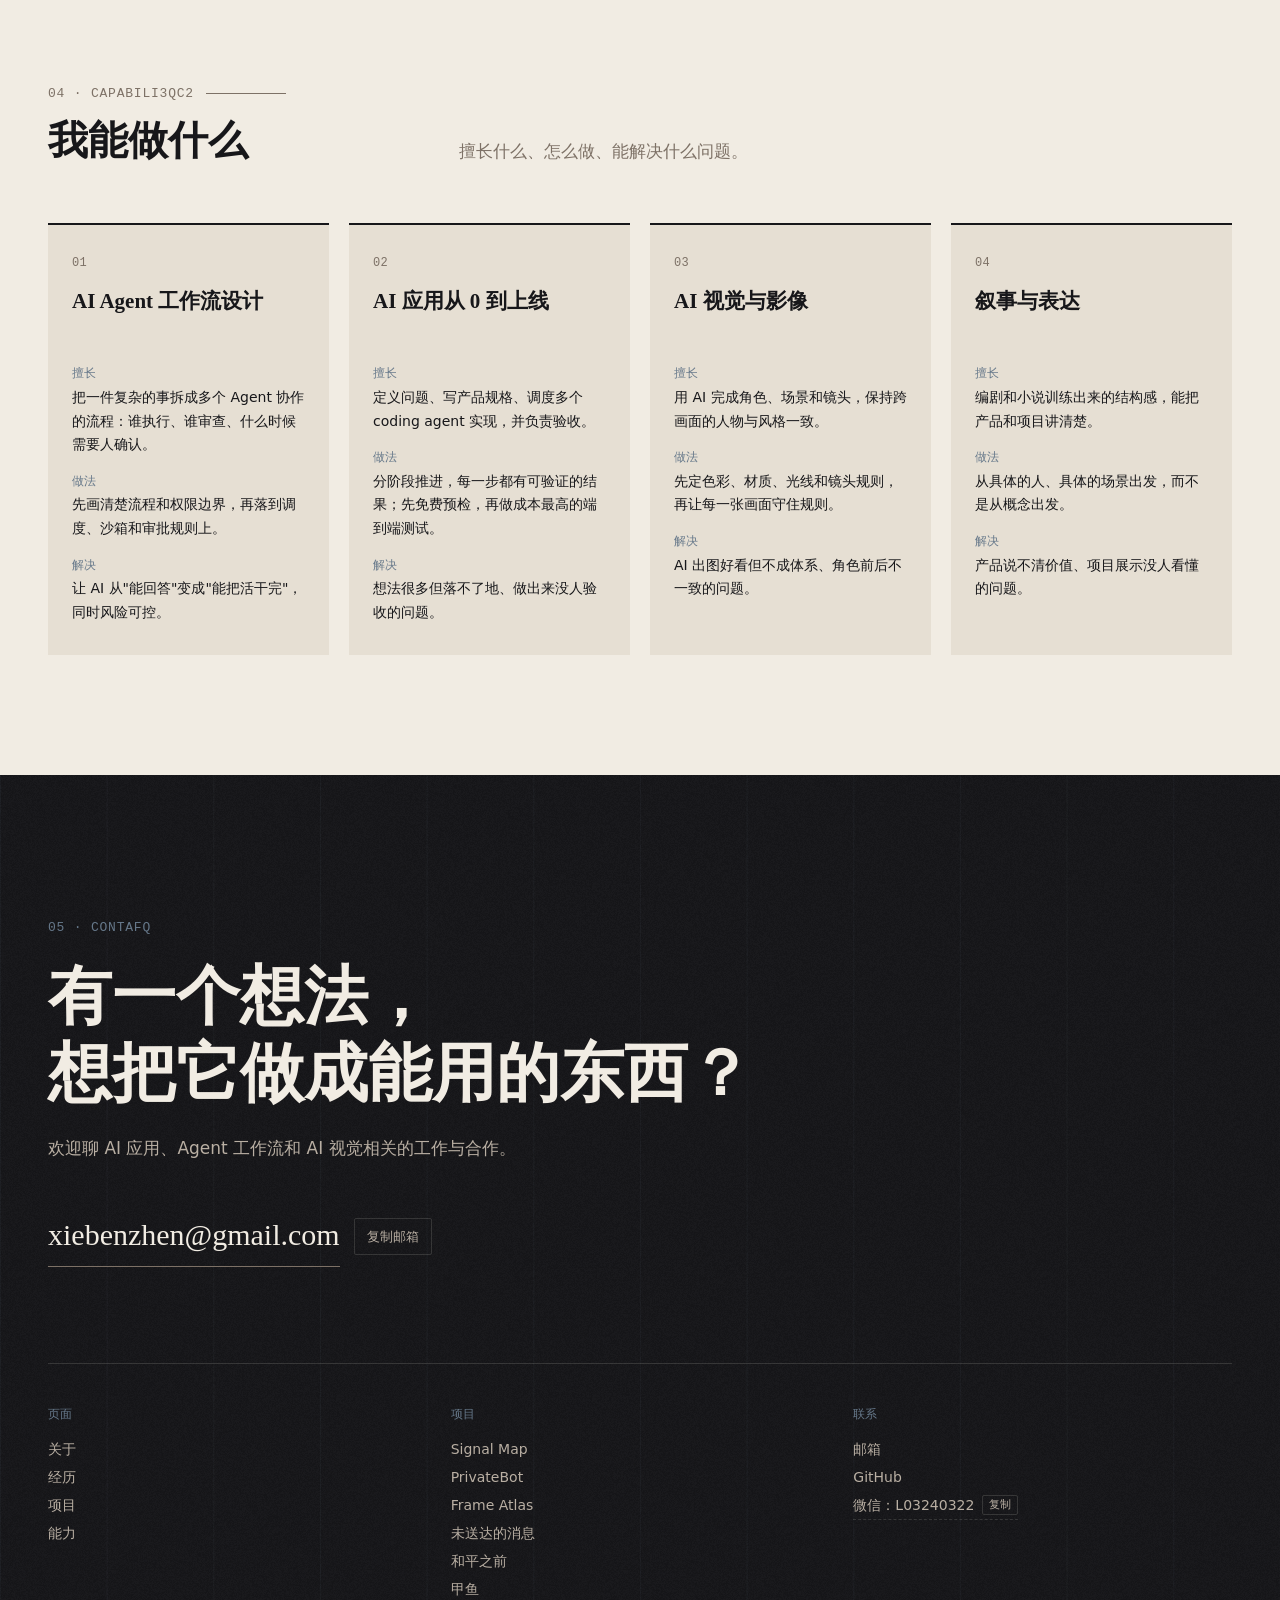
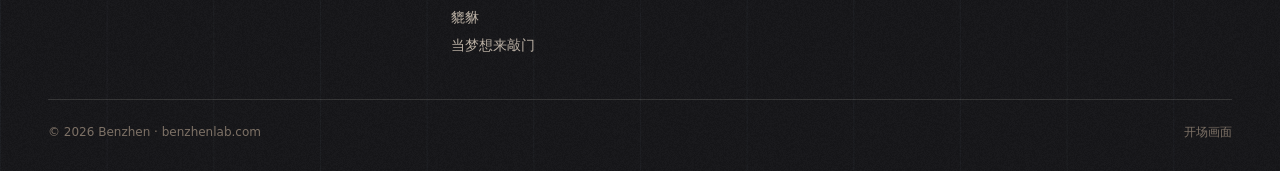
<file: work.html>
<!DOCTYPE html>
<html lang="zh-CN">
<head>
<meta charset="utf-8">
<title>Benzhen｜AI 应用 · Agent 工程 · 影像</title>
<meta name="robots" content="noindex">
<link rel="canonical" href="https://benzhenlab.com/">
<meta http-equiv="refresh" content="0; url=./index.html">
<script>location.replace('./index.html' + location.hash);</script>
<style>body{margin:0;background:#17171A;color:#B9AFA3;font:14px/1.7 -apple-system,"PingFang SC",sans-serif;display:flex;min-height:100vh;align-items:center;justify-content:center}a{color:#F2EDE6}</style>
</head>
<body>
<p>正在进入 <a href="./index.html">首页</a>…</p>
</body>
</html>
</file>
<file: assets/css/style.css>
/* ═════════ 设计令牌 ═════════ */
:root{
  --paper:#F1ECE3;
  --paper-2:#E6DFD3;
  --ink:#17171A;
  --ink-2:#24242A;
  --taupe:#7D7166;
  --taupe-lt:#B9AFA3;
  --cinnabar:#8F3A2C;
  --steel:#66788A;
  --line-lt:rgba(23,23,26,.12);
  --line-dk:rgba(241,236,227,.14);

  --serif:"Songti SC","STSong","Source Han Serif SC","Noto Serif SC","Noto Serif CJK SC","SimSun",serif;
  --sans:"PingFang SC","HarmonyOS Sans SC","Microsoft YaHei UI","Microsoft YaHei","Noto Sans SC",system-ui,sans-serif;
  --mono:"SF Mono","JetBrains Mono","Cascadia Mono","Consolas",monospace;

  --max:1240px;
  --gut:48px;
  --sec:120px;
  --ease:cubic-bezier(.2,.7,.2,1);
}
@media (max-width:1080px){:root{--gut:32px}}
@media (max-width:760px){:root{--gut:20px;--sec:72px}}

*{box-sizing:border-box;margin:0;padding:0}
html{scroll-behavior:smooth;scroll-padding-top:72px;-webkit-text-size-adjust:100%}
body{background:var(--paper);color:var(--ink);font-family:var(--sans);font-size:17px;line-height:1.8;-webkit-font-smoothing:antialiased}
@media (max-width:760px){body{font-size:16px}}
a{color:inherit}
button{font:inherit;color:inherit;background:none;border:0;cursor:pointer}
img{display:block;width:100%}
:focus-visible{outline:2px solid var(--steel);outline-offset:3px}
.wrap{max-width:calc(var(--max) + var(--gut)*2);margin:0 auto;padding:0 var(--gut)}
.mono{font-family:var(--mono);letter-spacing:.02em}

/* 按钮 */
.btn{display:inline-flex;align-items:center;justify-content:center;height:48px;padding:0 26px;border-radius:2px;font-size:15px;text-decoration:none;transition:background .2s,color .2s,border-color .2s}
.btn-primary{background:var(--cinnabar);color:var(--paper)}
.btn-primary:hover{background:#7a3125}
.btn-ghost{border:1px solid currentColor}
.on-dark .btn-ghost{color:var(--paper);border-color:var(--taupe-lt)}
.on-dark .btn-ghost:hover{border-color:var(--paper)}

/* ═════════ 开场页 ═════════ */
.splash{position:fixed;inset:0;background:var(--ink);color:var(--paper);overflow:hidden;cursor:pointer}
.splash .slides{position:absolute;inset:0}
.splash .slides img{position:absolute;inset:0;height:100%;object-fit:cover;opacity:0;transform:scale(1.1);
  filter:saturate(.75) contrast(1.05);transition:opacity 1.8s ease,transform 7s linear}
.splash .slides img.on{opacity:.62;transform:scale(1)}
.splash .veil{position:absolute;inset:0;
  background:radial-gradient(ellipse at 50% 45%,transparent 25%,rgba(23,23,26,.85) 100%),linear-gradient(transparent 50%,rgba(23,23,26,.8))}
.splash .grid{position:absolute;inset:0;opacity:.5;
  background-image:linear-gradient(rgba(102,120,138,.16) 1px,transparent 1px),linear-gradient(90deg,rgba(102,120,138,.16) 1px,transparent 1px);
  background-size:96px 96px;mask-image:radial-gradient(ellipse at center,#000 30%,transparent 80%)}
.crop{position:absolute;width:22px;height:22px;border-color:var(--taupe-lt);border-style:solid;opacity:.7}
.crop.tl{top:28px;left:28px;border-width:1px 0 0 1px}.crop.tr{top:28px;right:28px;border-width:1px 1px 0 0}
.crop.bl{bottom:28px;left:28px;border-width:0 0 1px 1px}.crop.br{bottom:28px;right:28px;border-width:0 1px 1px 0}
.splash .top{position:absolute;top:44px;left:64px;right:64px;display:flex;justify-content:space-between;font-size:13px;color:var(--taupe-lt)}
.splash .top b{font-family:var(--serif);font-size:16px;color:var(--paper);font-weight:700;letter-spacing:.04em}
.splash .tc{color:var(--steel)}
.splash .center{position:absolute;left:64px;right:64px;bottom:120px}
.splash h1{font-family:var(--serif);font-weight:700;font-size:clamp(40px,6.4vw,88px);line-height:1.15;letter-spacing:.01em}
.splash h1 > span{display:block}
.splash .roles{display:flex;flex-wrap:wrap;gap:8px 28px;margin-top:28px;font-size:15px;color:var(--taupe-lt);opacity:0;animation:up 1s 1.1s var(--ease) forwards}
.splash .roles span{display:flex;align-items:center;gap:10px}
.splash .roles span::before{content:"";width:18px;height:1px;background:var(--taupe-lt)}
.splash .enter{position:absolute;right:64px;bottom:120px;display:flex;align-items:center;gap:14px;font-size:14px;opacity:0;animation:up 1s 1.4s var(--ease) forwards}
.splash .enter i{width:56px;height:56px;border-radius:50%;border:1px solid var(--taupe-lt);display:grid;place-items:center;position:relative}
.splash .enter i::after{content:"";width:8px;height:8px;border-radius:50%;background:var(--cinnabar);animation:pulse 2s ease-in-out infinite}
.splash:hover .enter i{border-color:var(--paper)}
.splash .count{position:absolute;left:64px;bottom:52px;font-size:12px;color:var(--taupe-lt)}
@keyframes up{to{opacity:1;transform:none}}
@keyframes pulse{50%{transform:scale(1.6);opacity:.5}}
.curtain{position:fixed;inset:0;background:var(--ink);z-index:50;transform:translateY(100%);transition:transform .7s cubic-bezier(.7,0,.2,1);pointer-events:none}
.curtain.go{transform:none}
@media (max-width:760px){
  .splash .top{left:28px;right:28px;top:36px}
  .splash .center{left:28px;right:28px;bottom:150px}
  .splash .enter{left:28px;right:auto;bottom:60px}
  .splash .count{display:none}
  .crop{display:none}
  .splash .slides{top:84px;bottom:auto;aspect-ratio:16/9}
  .splash .slides img{transform:none;transition:opacity 1.8s ease}
  .splash .slides img.on{opacity:.9;transform:none}
  .splash .veil{background:linear-gradient(transparent calc(84px + 40vw),var(--ink) calc(84px + 56.25vw))}
  .splash .grid{display:none}
  .splash .center{top:calc(84px + 56.25vw + 36px);bottom:auto}
}

/* ═════════ 作品集页 ═════════ */
.page-in{animation:fadein .8s ease both}
@keyframes fadein{from{opacity:0}}

/* 导航 */
.nav{position:fixed;top:0;left:0;right:0;z-index:20;transition:background .3s,color .3s,border-color .3s;color:var(--paper);border-bottom:1px solid transparent}
.nav .wrap{display:flex;align-items:center;justify-content:space-between;height:68px}
.nav .logo{font-family:var(--serif);font-weight:700;font-size:19px;text-decoration:none;letter-spacing:.03em}
.nav ul{display:flex;gap:36px;list-style:none;font-size:15px}
.nav ul a{text-decoration:none;opacity:.78;position:relative}
.nav ul a:hover,.nav ul a.cur{opacity:1}
.nav ul a.cur::after{content:"";position:absolute;left:0;right:0;bottom:-6px;height:1px;background:var(--cinnabar)}
.nav.solid{background:rgba(241,236,227,.94);backdrop-filter:blur(10px);color:var(--ink);border-color:var(--line-lt)}
.menu-btn{display:none;width:40px;height:40px;position:relative}
.menu-btn i,.menu-btn i::before,.menu-btn i::after{position:absolute;left:10px;width:20px;height:1.5px;background:currentColor;content:"";transition:transform .25s}
.menu-btn i{top:19px}.menu-btn i::before{left:0;top:-6px}.menu-btn i::after{left:0;top:6px}
.nav.open .menu-btn i{background:transparent}
.nav.open .menu-btn i::before{transform:translateY(6px) rotate(45deg)}
.nav.open .menu-btn i::after{transform:translateY(-6px) rotate(-45deg)}
@media (max-width:760px){
  .menu-btn{display:block}
  .nav ul{position:fixed;top:68px;left:0;right:0;flex-direction:column;gap:0;background:var(--paper);color:var(--ink);
    padding:8px var(--gut) 20px;border-bottom:1px solid var(--line-lt);transform:translateY(-8px);opacity:0;pointer-events:none;transition:opacity .25s,transform .25s}
  .nav ul a{display:block;padding:12px 0;opacity:1;border-bottom:1px solid var(--line-lt)}
  .nav.open ul{opacity:1;transform:none;pointer-events:auto}
  .nav.open{background:var(--paper);color:var(--ink)}
}

/* 1 Hero */
.hero{position:relative;min-height:100svh;display:flex;align-items:flex-end;background:var(--ink);color:var(--paper);overflow:hidden}
.hero .bg{position:absolute;inset:0}
.hero .bg img{height:100%;object-fit:cover;opacity:.55;filter:saturate(.7)}
.hero .bg::after{content:"";position:absolute;inset:0;background:linear-gradient(90deg,rgba(23,23,26,.92) 0%,rgba(23,23,26,.55) 55%,rgba(23,23,26,.25)),linear-gradient(transparent 60%,rgba(23,23,26,.9))}
.hero .grid{position:absolute;inset:0;opacity:.45;background-image:linear-gradient(90deg,rgba(102,120,138,.18) 1px,transparent 1px);background-size:calc((100% - 0px)/12) 100%}
.hero .wrap{position:relative;width:100%;padding-bottom:clamp(64px,12vh,120px);padding-top:140px}
.hero .kicker{display:flex;flex-wrap:wrap;gap:6px 22px;font-size:14px;color:var(--taupe-lt);margin-bottom:24px}
.hero .kicker span{display:flex;align-items:center;gap:10px}
.hero .kicker span::before{content:"";width:6px;height:6px;border-radius:50%;background:var(--steel)}
.hero h1{font-family:var(--serif);font-weight:700;font-size:clamp(34px,5vw,64px);line-height:1.2;max-width:14em}
.hero h1 > span{display:block}
.hero p{max-width:34em;margin-top:24px;color:var(--taupe-lt);font-size:clamp(16px,1.3vw,18px);opacity:0;animation:up 1s .9s var(--ease) forwards}
.hero .acts{display:flex;flex-wrap:wrap;gap:14px;margin-top:40px;opacity:0;animation:up 1s 1.1s var(--ease) forwards}
.hero .scroll{position:absolute;right:var(--gut);bottom:40px;font-size:12px;color:var(--steel);writing-mode:vertical-rl;letter-spacing:.2em}
@media (max-width:760px){
  .hero{display:block;min-height:0;padding-top:68px}
  .hero .bg{position:relative;aspect-ratio:16/9}
  .hero .bg img{opacity:.9}
  .hero .bg::after{background:linear-gradient(transparent 55%,var(--ink))}
  .hero .grid,.hero .scroll{display:none}
  .hero .wrap{padding-top:28px;padding-bottom:56px}
}

/* 模块通用 */
.sec{padding:var(--sec) 0}
.sec-head{display:grid;grid-template-columns:minmax(0,4fr) minmax(0,8fr);gap:24px;align-items:end;margin-bottom:56px}
.sec-head .no{font-size:13px;color:var(--taupe);display:flex;align-items:center;gap:12px}
.sec-head .no::after{content:"";flex:1;max-width:80px;height:1px;background:var(--taupe)}
.sec-head h2{font-family:var(--serif);font-size:clamp(28px,3.2vw,40px);line-height:1.3;margin-top:10px}
.sec-head p{color:var(--taupe);max-width:36em}
@media (max-width:760px){.sec-head{grid-template-columns:1fr;margin-bottom:36px}}

/* 2 个人经历 */
.about-grid{display:grid;grid-template-columns:minmax(0,4fr) minmax(0,8fr);gap:24px 64px}
.portrait{aspect-ratio:4/5;background:var(--paper-2);position:relative;overflow:hidden}
.portrait img{height:100%;object-fit:cover}
.portrait .ph{position:absolute;inset:0;display:grid;place-items:center;text-align:center;color:var(--taupe)}
.portrait .ph b{display:block;font-family:var(--serif);font-size:96px;line-height:1;color:var(--taupe-lt);font-weight:700}
.portrait .ph small{font-size:13px}
.about-txt h3{font-family:var(--serif);font-size:clamp(24px,2.4vw,30px);line-height:1.35;margin-bottom:18px}
.about-txt p{max-width:36em}
.about-txt p + p{margin-top:1em}
.contact-list{margin-top:32px;border-top:1px solid var(--line-lt);max-width:36em}
.contact-list div{display:grid;grid-template-columns:90px 1fr;padding:12px 0;border-bottom:1px solid var(--line-lt);font-size:15px}
.contact-list dt{color:var(--taupe)}
.contact-list a{text-decoration:none}
.contact-list a:hover{color:var(--cinnabar)}
.copy-id{display:inline-flex;align-items:center;gap:8px;padding:0;text-align:left;border-bottom:1px dashed var(--taupe-lt)}
.copy-id span{font-size:11px;line-height:1.6;color:var(--steel);border:1px solid var(--line-lt);padding:0 6px;border-radius:2px;transition:color .2s,border-color .2s}
.copy-id:hover span{color:var(--cinnabar);border-color:var(--cinnabar)}
.end .copy-id{color:var(--taupe-lt);border-bottom-color:var(--line-dk);line-height:2}
.end .copy-id:hover{color:var(--paper)}
.end .copy-id span{color:var(--taupe-lt);border-color:var(--line-dk)}
.stats{display:grid;grid-template-columns:repeat(4,minmax(0,1fr));gap:24px;margin-top:72px;padding-top:32px;border-top:1px solid var(--ink)}
.stat b{font-family:var(--serif);font-size:clamp(40px,4.4vw,60px);line-height:1;font-weight:700}
.stat .u{font-size:14px;color:var(--taupe);margin-left:6px}
.stat p{font-size:14px;color:var(--taupe);margin-top:10px}
@media (max-width:760px){
  .about-grid{grid-template-columns:1fr}
  .portrait{max-width:280px;aspect-ratio:1}
  .stats{grid-template-columns:1fr 1fr;gap:28px 16px;margin-top:48px}
}

/* 3 经历 */
.tl{list-style:none;border-top:1px solid var(--line-lt)}
.tl li{display:grid;grid-template-columns:minmax(0,3fr) minmax(0,9fr);gap:10px 40px;padding:28px 0;border-bottom:1px solid var(--line-lt)}
.tl .t{font-family:var(--mono);font-size:13px;color:var(--taupe);padding-top:5px;letter-spacing:.02em}
.tl h3{font-size:19px;font-weight:600;line-height:1.5}
.tl .org{color:var(--cinnabar);font-size:15px;margin-top:3px}
.tl p{color:var(--taupe);margin-top:10px;max-width:46em;font-size:16px}
@media (max-width:760px){.tl li{grid-template-columns:1fr;gap:4px;padding:22px 0}.tl .t{padding-top:0}}

/* 4 精选项目 */
.projects{background:var(--paper-2)}
.proj-grid{display:grid;grid-template-columns:repeat(2,minmax(0,1fr));gap:56px 32px}
.proj{display:block;width:100%;text-align:left}
.proj .cover{position:relative;aspect-ratio:16/9;overflow:hidden;background:var(--ink);border-radius:2px}
.proj .cover img{height:100%;object-fit:cover;transition:transform .8s var(--ease)}
.proj:hover .cover img{transform:scale(1.035)}
.proj .kind{position:absolute;left:16px;top:16px;font-size:12px;padding:3px 10px;background:rgba(23,23,26,.7);color:var(--paper);border-radius:2px}
/* 界面截图做封面时，标签移到右上，避开截图里的工具栏与标题 */
.proj .cover--shot .kind{left:auto;right:16px}
.proj .info{display:grid;grid-template-columns:auto 1fr;gap:4px 18px;margin-top:20px}
.proj .idx{font-size:13px;color:var(--taupe);padding-top:6px}
.proj h3{font-family:var(--serif);font-size:clamp(21px,2vw,26px);line-height:1.35;transition:color .2s}
.proj:hover h3{color:var(--cinnabar)}
.proj p{grid-column:2;color:var(--taupe);font-size:15px;max-width:32em}
.proj .tags{grid-column:2;display:flex;flex-wrap:wrap;gap:8px;margin-top:8px}
.proj .tags span{font-size:12px;padding:2px 10px;border:1px solid var(--line-lt);border-radius:2px;color:var(--taupe)}
/* 架构封面：用真实的系统流程绘制 */
.arch{position:absolute;inset:0;display:flex;flex-direction:column;justify-content:center;padding:0 9%;color:var(--paper);
  background-image:linear-gradient(rgba(102,120,138,.13) 1px,transparent 1px),linear-gradient(90deg,rgba(102,120,138,.13) 1px,transparent 1px);background-size:32px 32px}
.arch .t{font-family:var(--serif);font-size:clamp(26px,3vw,40px);font-weight:700;margin-bottom:clamp(20px,4vw,40px)}
.arch ol{list-style:none;display:flex;align-items:flex-start}
.arch li{flex:1;position:relative;font-size:clamp(10px,.9vw,12px);color:var(--taupe-lt);padding-top:20px;text-align:center;line-height:1.35}
.arch li::before{content:"";position:absolute;top:4px;left:50%;width:9px;height:9px;margin-left:-4.5px;border-radius:50%;background:var(--steel);transition:background .3s}
.arch li::after{content:"";position:absolute;top:8px;left:calc(50% + 8px);right:calc(-50% + 8px);height:1px;background:var(--steel)}
.arch li:last-child::after{display:none}
.proj:hover .arch li::before{background:var(--paper)}
/* 没有剧照的项目：用文字封面，避免拿别的片子剧照冒充 */
.tcover{position:absolute;inset:0;display:flex;flex-direction:column;justify-content:center;padding:0 8%;color:var(--paper);
  background:radial-gradient(120% 150% at 14% 8%,rgba(102,120,138,.26),transparent 62%),
             linear-gradient(158deg,#202024,#17171a 55%,#0f0f11)}
.tcover .k{font-size:11px;letter-spacing:.18em;color:var(--taupe-lt);margin-bottom:14px}
.tcover b{font-family:var(--serif);font-size:clamp(28px,4vw,54px);font-weight:700;line-height:1.16}
/* 压轴项目横跨两栏 */
.proj.wide{grid-column:1/-1}
.proj.wide .cover{aspect-ratio:21/9}
.proj.wide .info{max-width:none}
@media (max-width:760px){.proj-grid{grid-template-columns:1fr;gap:44px}.arch li{font-size:10px}
  .proj.wide{grid-column:auto}.proj.wide .cover{aspect-ratio:16/9}}

/* 4 个人优势 */
.str-grid{display:grid;grid-template-columns:repeat(4,minmax(0,1fr));gap:20px}
.str{background:var(--paper-2);padding:28px 24px 30px;border-top:2px solid var(--ink);display:flex;flex-direction:column}
.str .n{font-size:12px;color:var(--taupe)}
.str h3{font-family:var(--serif);font-size:21px;line-height:1.4;margin:12px 0 18px;min-height:2.8em}
.str dl{display:grid;gap:14px;font-size:14px;line-height:1.7}
.str dt{font-size:12px;color:var(--steel);margin-bottom:2px}
.str dd{color:var(--ink)}
@media (max-width:1080px){.str-grid{grid-template-columns:1fr 1fr}}
@media (max-width:760px){.str-grid{grid-template-columns:1fr}.str h3{min-height:0}}

/* 5 页尾联系 */
.end{background:var(--ink);color:var(--paper);padding:calc(var(--sec) + 20px) 0 0;position:relative;overflow:hidden}
.end .grid{position:absolute;inset:0;opacity:.35;background-image:linear-gradient(90deg,rgba(102,120,138,.2) 1px,transparent 1px);background-size:calc(100%/12) 100%}
.end .wrap{position:relative}
.end h2{font-family:var(--serif);font-size:clamp(32px,5vw,64px);line-height:1.2;font-weight:700}
.end h2 span{display:block}
.end .lead{color:var(--taupe-lt);margin-top:20px;max-width:32em}
.end .mail{display:flex;flex-wrap:wrap;align-items:center;gap:14px;margin-top:44px}
.end .addr{font-family:var(--serif);font-size:clamp(20px,2.4vw,30px);text-decoration:none;border-bottom:1px solid var(--taupe);padding-bottom:4px}
.end .addr:hover{border-color:var(--paper)}
.copy{font-size:13px;color:var(--taupe-lt);border:1px solid var(--line-dk);padding:6px 12px;border-radius:2px}
.copy:hover{color:var(--paper);border-color:var(--taupe-lt)}
.end-cols{display:grid;grid-template-columns:repeat(3,minmax(0,1fr));gap:24px;margin-top:96px;padding:40px 0;border-top:1px solid var(--line-dk);font-size:14px}
.end-cols h4{font-size:12px;font-weight:400;color:var(--steel);margin-bottom:10px}
.end-cols a{display:block;text-decoration:none;color:var(--taupe-lt);line-height:2}
.end-cols a:hover{color:var(--paper)}
.foot{display:flex;justify-content:space-between;flex-wrap:wrap;gap:8px;padding:22px 0 28px;border-top:1px solid var(--line-dk);font-size:12px;color:var(--taupe)}
@media (max-width:760px){.end-cols{grid-template-columns:1fr 1fr;margin-top:64px}}

/* 详情浮层 */
dialog.detail{margin:0 0 0 auto;width:min(880px,100vw);max-width:none;height:100dvh;max-height:none;border:0;background:var(--paper);color:var(--ink);overflow-y:auto;overscroll-behavior:contain}
dialog.detail::backdrop{background:rgba(23,23,26,.6)}
dialog.detail[open]{animation:slide .45s var(--ease)}
@keyframes slide{from{transform:translateX(60px);opacity:0}}
.d-bar{position:sticky;top:0;z-index:2;display:flex;justify-content:space-between;align-items:center;height:60px;padding:0 40px;background:var(--paper);border-bottom:1px solid var(--line-lt);font-size:14px}
.d-bar span{color:var(--taupe)}
.d-bar button:hover{color:var(--cinnabar)}
.d-body{padding:40px 40px 96px}
.d-body h2{font-family:var(--serif);font-size:clamp(30px,4vw,46px);line-height:1.25}
.d-body .lead{font-size:18px;color:var(--taupe);margin-top:10px;max-width:32em}
.d-facts{display:grid;grid-template-columns:repeat(auto-fit,minmax(180px,1fr));gap:18px 28px;margin:32px 0 8px;padding:20px 0;border-top:1px solid var(--ink);border-bottom:1px solid var(--line-lt)}
.d-facts dt{font-size:12px;color:var(--taupe)}
.d-facts dd{font-size:15px;margin-top:2px}
.d-body h4{font-family:var(--serif);font-size:22px;margin:44px 0 12px}
.d-body p{max-width:36em}
.d-body p + p{margin-top:.8em}
.d-body ul{padding-left:1.2em;max-width:36em}
.d-body li{margin-top:6px}
.d-body li::marker{color:var(--taupe)}
.d-body figure{margin:24px 0}
.d-body figcaption{font-size:13px;color:var(--taupe);margin-top:8px}
.d-pair{display:grid;grid-template-columns:1fr 1fr;gap:14px}
.d-pair figure{margin:10px 0}
/* 界面截图：加圆角和细边，浅色界面才不会糊进米色底里；固定比例避免滚动时跳动 */
.d-pair--ui img{aspect-ratio:16/11;object-fit:cover;object-position:top;
  border-radius:8px;border:1px solid var(--line-lt);background:var(--paper-2);
  box-shadow:0 1px 2px rgba(23,23,26,.06)}
/* 手机截图一排：等宽、等高、圆角，底部裁掉滚动区多余的空白 */
.d-phones{display:grid;grid-template-columns:repeat(4,1fr);gap:14px;margin:18px 0 4px}
.d-phones figure{margin:0}
.d-phones img{display:block;width:100%;aspect-ratio:430/932;object-fit:cover;object-position:top;
  border-radius:12px;border:1px solid var(--line-lt);background:var(--ink);cursor:zoom-in;
  box-shadow:0 2px 10px rgba(23,23,26,.10)}
.d-phones figcaption{font-size:12px;line-height:1.6;color:var(--taupe);margin-top:8px;text-align:center}
/* 设定图一排：人物 4:5、物件 1:1，等宽等高，手机上两列 */
.d-row{display:grid;grid-template-columns:repeat(var(--n,4),minmax(0,1fr));gap:14px;margin:20px 0 4px}
.d-row figure{margin:0}
.d-row img{width:100%;aspect-ratio:var(--r,4/5);object-fit:cover;border-radius:2px;background:var(--paper-2)}
.d-row figcaption{font-size:12px;line-height:1.6;color:var(--taupe);margin-top:8px}
/* 风格提示词：整段引文式排版，左侧一道细线 */
.d-prompt{margin:16px 0 8px;padding:2px 0 2px 18px;border-left:2px solid var(--ink)}
.d-prompt p{font-size:15px;line-height:1.85;color:var(--taupe);max-width:44em}
.d-prompt p + p{margin-top:12px}
.d-flow{display:grid;grid-template-columns:repeat(auto-fit,minmax(118px,1fr));gap:10px;margin-top:16px}
.d-flow div{background:var(--ink);color:var(--paper);padding:12px;border-radius:2px;font-size:13px;line-height:1.5}
.d-flow b{display:block;font-size:14px;margin-bottom:6px}
.d-flow span{display:block;color:var(--taupe-lt)}
.d-note{font-size:13px;color:var(--taupe);margin-top:10px}
/* 视频块：16:9 容器，mp4 与第三方播放器共用 */
.d-video{position:relative;aspect-ratio:16/9;background:var(--ink);overflow:hidden;border-radius:2px}
.d-video iframe,.d-video video{position:absolute;inset:0;width:100%;height:100%;border:0;display:block;background:var(--ink)}
.d-vfig video{cursor:default}
/* 多条视频：两列并排，避免一条接一条全是 16:9 大块 */
.d-vgrid{display:grid;grid-template-columns:1fr 1fr;gap:14px;margin:20px 0}
.d-vgrid .d-vfig{margin:0}
.d-vgrid figcaption{margin-top:6px}
/* 抖音这类不能内嵌的：封面 + 播放钮，点开去站外看 */
.d-vout{position:relative;display:block;aspect-ratio:16/9;overflow:hidden;border-radius:2px;text-decoration:none;
  background:radial-gradient(120% 150% at 18% 10%,rgba(102,120,138,.24),transparent 60%),
             linear-gradient(158deg,#202024,#17171a 55%,#0f0f11)}
.d-vout img{width:100%;height:100%;object-fit:cover;opacity:.74;cursor:pointer;
  transition:opacity .25s ease,transform .6s cubic-bezier(.22,.61,.36,1)}
.d-vout:hover img{opacity:.92;transform:scale(1.015)}
.d-vplay{position:absolute;top:50%;left:50%;transform:translate(-50%,-50%);width:62px;height:62px;border-radius:50%;
  border:1px solid rgba(241,236,227,.6);background:rgba(23,23,26,.3);display:grid;place-items:center;
  transition:background .2s ease,border-color .2s ease}
.d-vplay svg{width:20px;height:20px;fill:var(--paper);margin-left:3px}
.d-vout:hover .d-vplay{background:var(--cinnabar);border-color:var(--cinnabar)}
.d-vlabel{position:absolute;left:0;right:0;bottom:0;padding:16px;font-size:12px;letter-spacing:.1em;color:var(--paper);
  background:linear-gradient(transparent,rgba(23,23,26,.78));pointer-events:none}
.d-vsr{position:absolute;width:1px;height:1px;overflow:hidden;clip-path:inset(50%);white-space:nowrap}
.d-links{margin-top:40px;display:flex;gap:12px}
@media (max-width:760px){.d-bar{padding:0 20px}.d-body{padding:28px 20px 72px}.d-pair{grid-template-columns:1fr}.d-row{grid-template-columns:repeat(2,minmax(0,1fr));gap:10px}.d-phones{grid-template-columns:repeat(2,1fr);gap:10px}.d-vgrid{grid-template-columns:1fr}}

@media (prefers-reduced-motion:reduce){
  *,*::before,*::after{animation:none!important;transition:none!important}
  .splash .roles,.splash .enter,.hero p,.hero .acts{opacity:1;transform:none}
  html{scroll-behavior:auto}
}

/* ═════════ 滚动进场 ═════════ */
.rv{opacity:0;transform:translateY(18px);transition:opacity .7s var(--ease),transform .7s var(--ease)}
.rv.in{opacity:1;transform:none}

/* ═════════ 详情：项目切换 + 图片放大 ═════════ */
.d-bar .d-hint{color:var(--taupe);font-size:12px;letter-spacing:.04em}
.d-body figure img{cursor:zoom-in}
.d-nav{display:flex;gap:16px;margin-top:64px;padding-top:24px;border-top:1px solid var(--line-lt)}
.d-nav a{display:block;max-width:48%;text-decoration:none}
.d-nav small{display:block;font-size:12px;color:var(--taupe);margin-bottom:2px}
.d-nav b{font-family:var(--serif);font-size:19px;font-weight:700;transition:color .2s}
.d-nav a:hover b{color:var(--cinnabar)}
.d-nav .next{margin-left:auto;text-align:right}

dialog.zoom{margin:auto;border:0;padding:28px 24px;background:rgba(23,23,26,.97);color:var(--paper);width:100vw;height:100dvh;max-width:none;max-height:none;
  overflow:hidden;cursor:zoom-out;place-items:center}
dialog.zoom[open]{display:grid;animation:zfade .22s ease}
dialog.zoom::backdrop{background:rgba(23,23,26,.97)}
@keyframes zfade{from{opacity:0}}
.zoom img{width:auto;max-width:100%;max-height:100%;object-fit:contain;box-shadow:0 24px 80px rgba(0,0,0,.5)}
.zoom .z-close{position:absolute;top:20px;right:24px;color:var(--paper);font-size:14px;letter-spacing:.04em;
  border:1px solid var(--line-dk);padding:6px 12px;border-radius:2px;background:rgba(23,23,26,.6)}
.zoom .z-close:hover{border-color:var(--taupe-lt)}
@media (max-width:760px){.d-nav{margin-top:40px}.d-nav b{font-size:17px}.zoom img{max-height:86dvh}.d-bar .d-hint{display:none}}
@media (prefers-reduced-motion:reduce){.rv{opacity:1!important;transform:none!important}}

/* ═════════ React Bits 移植动效的样式 ═════════ */
.fx-noise{position:absolute;inset:0;pointer-events:none;z-index:1;image-rendering:pixelated}
.splash > *:not(.fx-noise):not(.slides):not(.veil){z-index:2}
.hero .wrap,.end .wrap{z-index:2}
.fx-spot{position:relative;isolation:isolate;overflow:hidden}
.fx-spot__light{position:absolute;inset:0;z-index:-1;opacity:0;pointer-events:none}
.fx-spot__edge{position:absolute;inset:0;z-index:1;opacity:0;pointer-events:none;padding:1px;
  -webkit-mask:linear-gradient(#000 0 0) content-box,linear-gradient(#000 0 0);-webkit-mask-composite:xor;
  mask:linear-gradient(#000 0 0) content-box exclude,linear-gradient(#000 0 0)}
.btn{position:relative}
.no .mono-lbl{font-family:var(--mono);letter-spacing:.06em}
</file>
